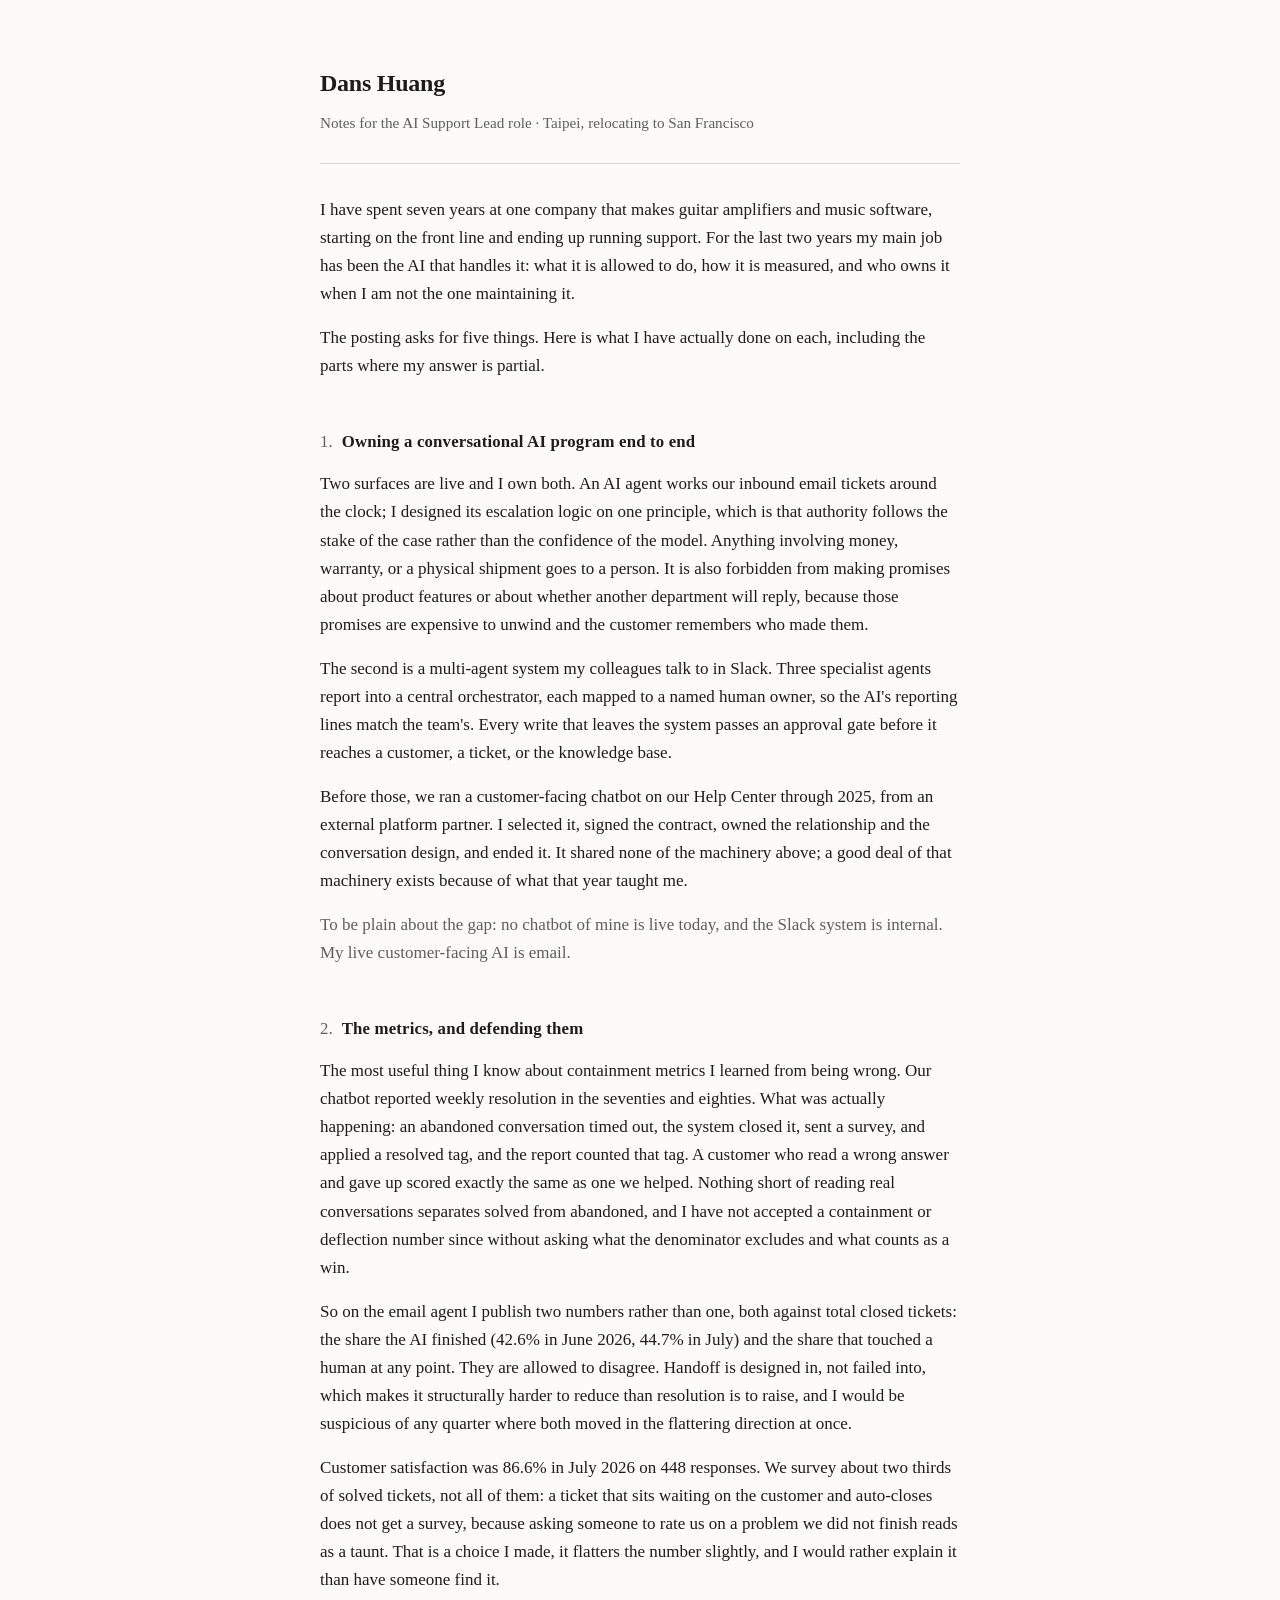
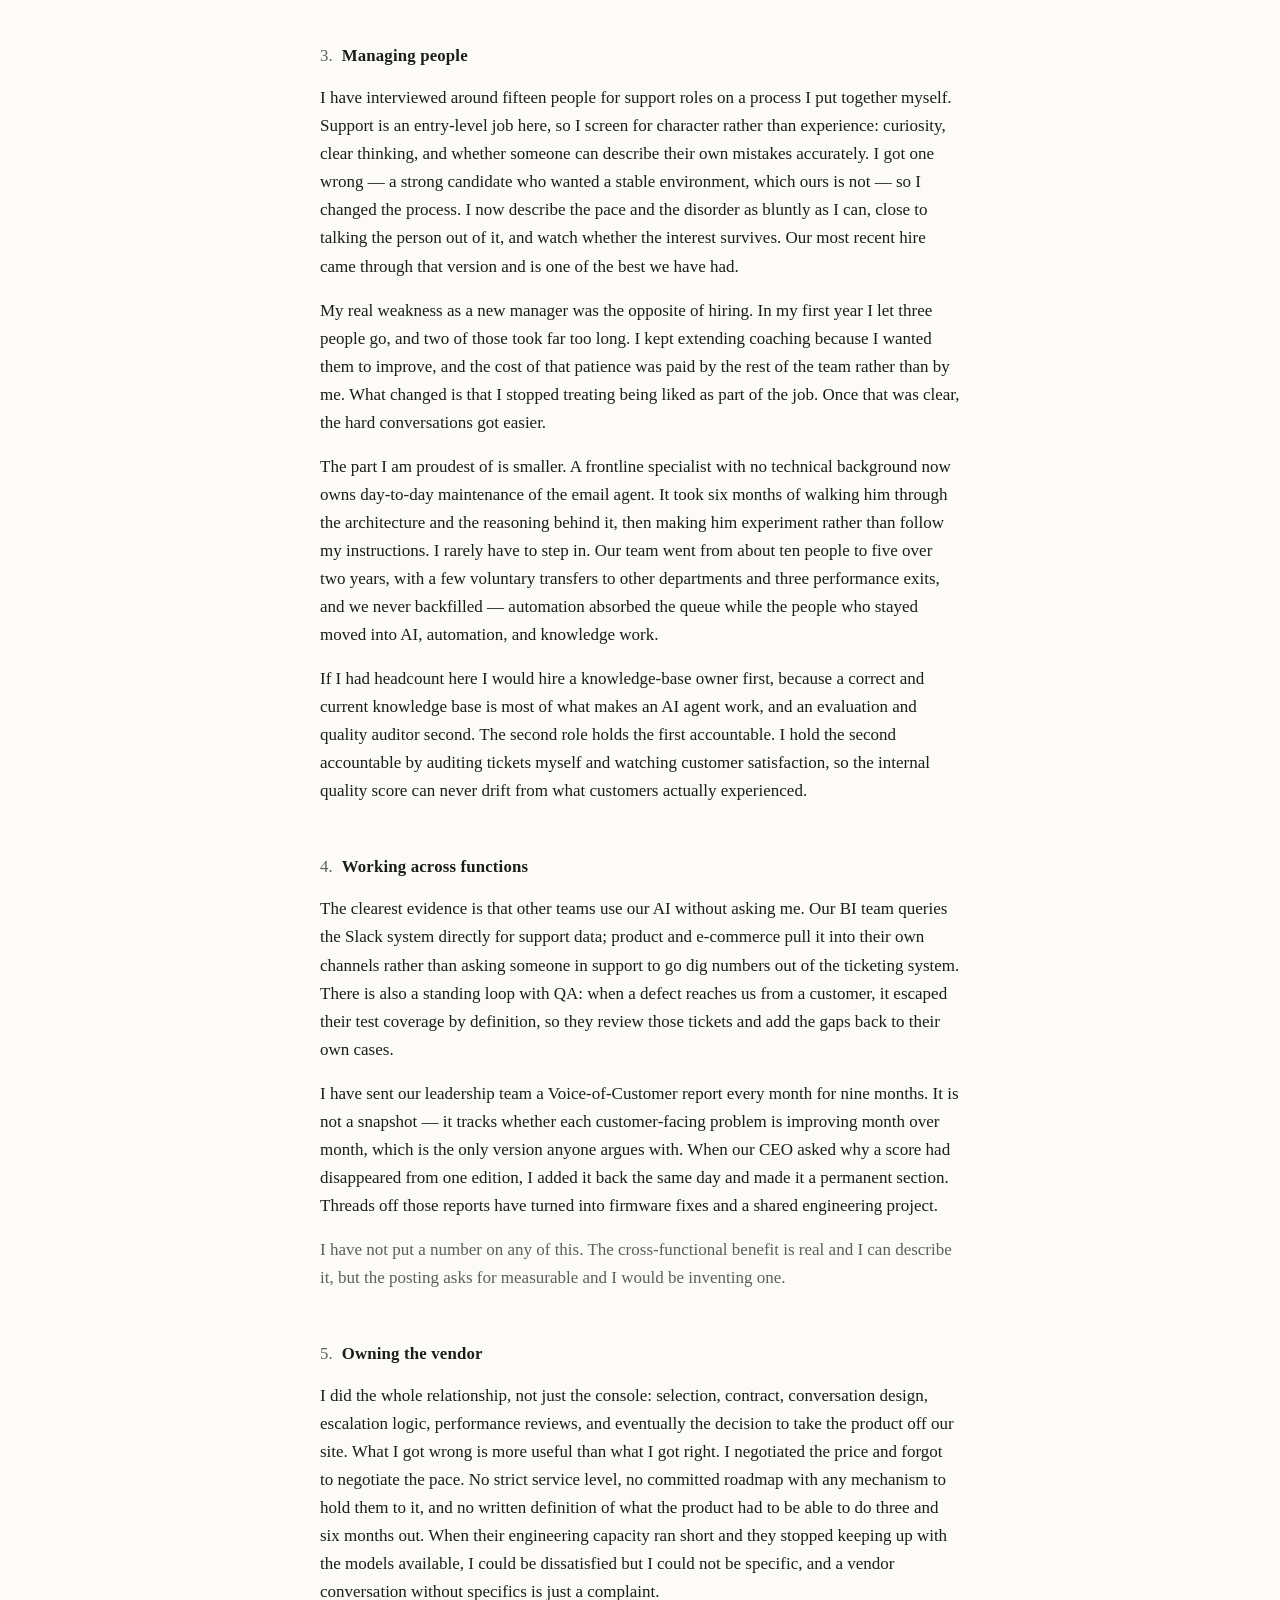
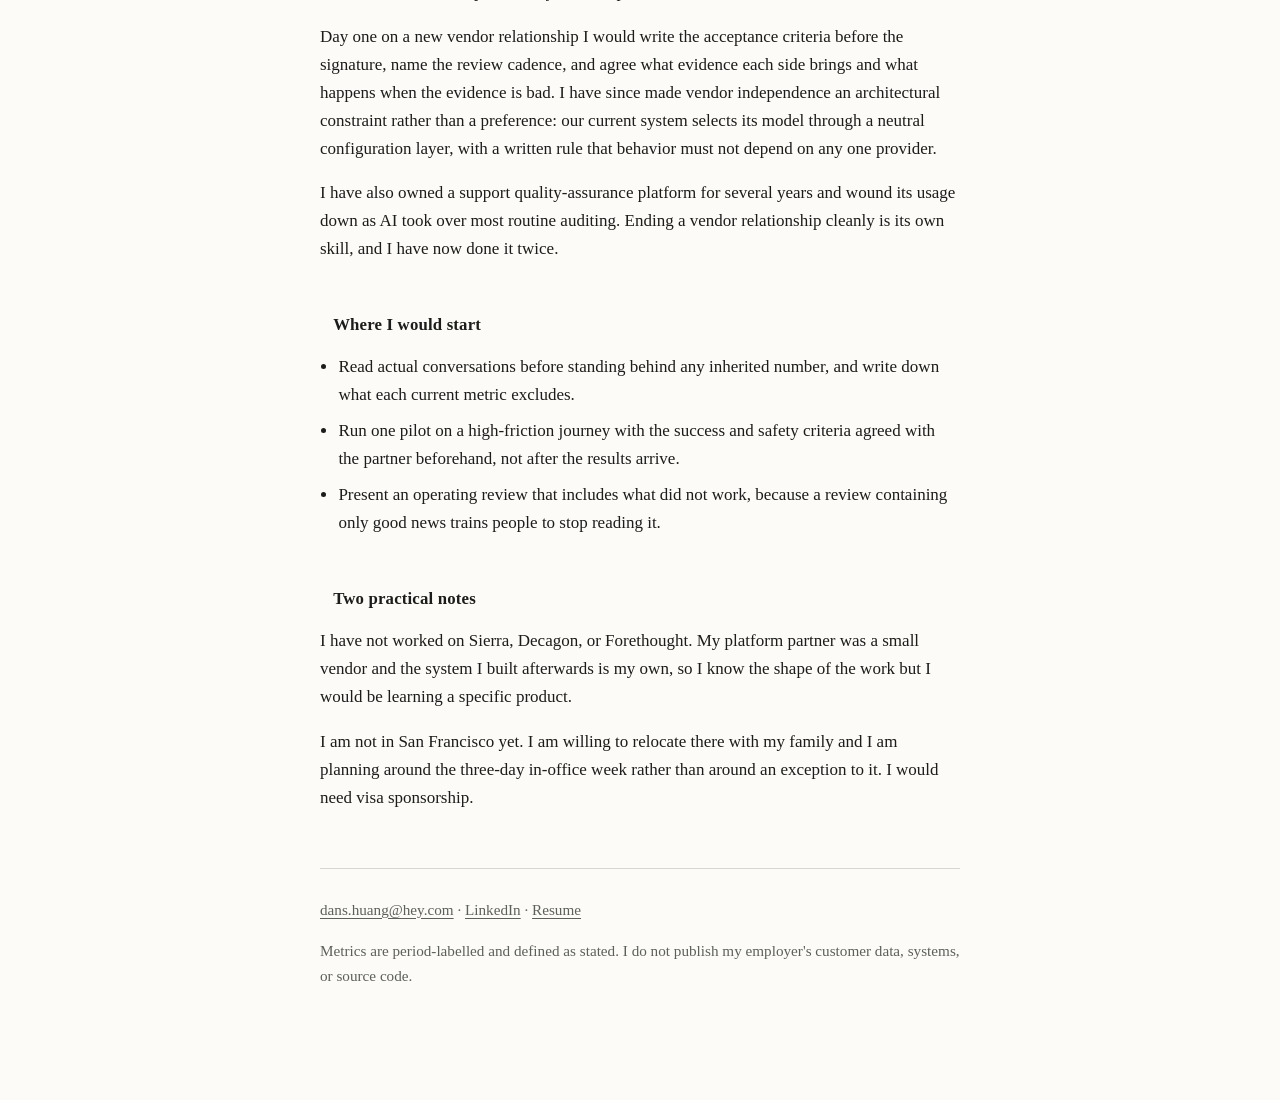
<file: index.html>
<!doctype html>
<html lang="en">
<head>
<meta charset="utf-8">
<meta name="viewport" content="width=device-width, initial-scale=1">
<title>Dans Huang — Notes for the AI Support Lead role</title>
<meta name="description" content="Dans Huang's plain answers to what Harvey's AI Support Lead posting asks for.">
<style>
  :root {
    --ink: #1c1c1a;
    --muted: #5d5f5b;
    --rule: #d8d6d0;
    --paper: #fcfbf8;
  }
  @media (prefers-color-scheme: dark) {
    :root { --ink:#e8e6e1; --muted:#a2a49f; --rule:#3a3a37; --paper:#161614; }
  }
  * { box-sizing: border-box; }
  body {
    margin: 0;
    padding: 4rem 1.5rem 6rem;
    background: var(--paper);
    color: var(--ink);
    font: 400 17px/1.65 "Iowan Old Style", "Palatino Linotype", Palatino, Georgia, serif;
    -webkit-font-smoothing: antialiased;
  }
  .wrap { max-width: 40rem; margin: 0 auto; }
  header { padding-bottom: 1.75rem; border-bottom: 1px solid var(--rule); }
  h1 { margin: 0 0 .4rem; font-size: 1.5rem; font-weight: 600; letter-spacing: -.01em; }
  .sub { margin: 0; color: var(--muted); font-size: .95rem; }
  .lede { margin: 2rem 0 1rem; }
  h2 {
    margin: 3rem 0 .9rem;
    font-size: 1.05rem;
    font-weight: 600;
    letter-spacing: .01em;
  }
  h2 span { color: var(--muted); font-weight: 400; margin-right: .55rem; }
  p { margin: 0 0 1rem; }
  .quiet { color: var(--muted); }
  ul { margin: 0 0 1rem; padding-left: 1.15rem; }
  li { margin-bottom: .5rem; }
  footer {
    margin-top: 3.5rem;
    padding-top: 1.75rem;
    border-top: 1px solid var(--rule);
    color: var(--muted);
    font-size: .95rem;
  }
  a { color: inherit; text-underline-offset: 3px; }
  @media (max-width: 32rem) { body { padding-top: 2.5rem; font-size: 16px; } }
</style>
</head>
<body>
<div class="wrap">

<header>
  <h1>Dans Huang</h1>
  <p class="sub">Notes for the AI Support Lead role &middot; Taipei, relocating to San Francisco</p>
</header>

<p class="lede">I have spent seven years at one company that makes guitar amplifiers and music software, starting on the front line and ending up running support. For the last two years my main job has been the AI that handles it: what it is allowed to do, how it is measured, and who owns it when I am not the one maintaining it.</p>

<p>The posting asks for five things. Here is what I have actually done on each, including the parts where my answer is partial.</p>

<h2><span>1.</span>Owning a conversational AI program end to end</h2>

<p>Two surfaces are live and I own both. An AI agent works our inbound email tickets around the clock; I designed its escalation logic on one principle, which is that authority follows the stake of the case rather than the confidence of the model. Anything involving money, warranty, or a physical shipment goes to a person. It is also forbidden from making promises about product features or about whether another department will reply, because those promises are expensive to unwind and the customer remembers who made them.</p>

<p>The second is a multi-agent system my colleagues talk to in Slack. Three specialist agents report into a central orchestrator, each mapped to a named human owner, so the AI's reporting lines match the team's. Every write that leaves the system passes an approval gate before it reaches a customer, a ticket, or the knowledge base.</p>

<p>Before those, we ran a customer-facing chatbot on our Help Center through 2025, from an external platform partner. I selected it, signed the contract, owned the relationship and the conversation design, and ended it. It shared none of the machinery above; a good deal of that machinery exists because of what that year taught me.</p>

<p class="quiet">To be plain about the gap: no chatbot of mine is live today, and the Slack system is internal. My live customer-facing AI is email.</p>

<h2><span>2.</span>The metrics, and defending them</h2>

<p>The most useful thing I know about containment metrics I learned from being wrong. Our chatbot reported weekly resolution in the seventies and eighties. What was actually happening: an abandoned conversation timed out, the system closed it, sent a survey, and applied a resolved tag, and the report counted that tag. A customer who read a wrong answer and gave up scored exactly the same as one we helped. Nothing short of reading real conversations separates solved from abandoned, and I have not accepted a containment or deflection number since without asking what the denominator excludes and what counts as a win.</p>

<p>So on the email agent I publish two numbers rather than one, both against total closed tickets: the share the AI finished (42.6% in June 2026, 44.7% in July) and the share that touched a human at any point. They are allowed to disagree. Handoff is designed in, not failed into, which makes it structurally harder to reduce than resolution is to raise, and I would be suspicious of any quarter where both moved in the flattering direction at once.</p>

<p>Customer satisfaction was 86.6% in July 2026 on 448 responses. We survey about two thirds of solved tickets, not all of them: a ticket that sits waiting on the customer and auto-closes does not get a survey, because asking someone to rate us on a problem we did not finish reads as a taunt. That is a choice I made, it flatters the number slightly, and I would rather explain it than have someone find it.</p>

<h2><span>3.</span>Managing people</h2>

<p>I have interviewed around fifteen people for support roles on a process I put together myself. Support is an entry-level job here, so I screen for character rather than experience: curiosity, clear thinking, and whether someone can describe their own mistakes accurately. I got one wrong &mdash; a strong candidate who wanted a stable environment, which ours is not &mdash; so I changed the process. I now describe the pace and the disorder as bluntly as I can, close to talking the person out of it, and watch whether the interest survives. Our most recent hire came through that version and is one of the best we have had.</p>

<p>My real weakness as a new manager was the opposite of hiring. In my first year I let three people go, and two of those took far too long. I kept extending coaching because I wanted them to improve, and the cost of that patience was paid by the rest of the team rather than by me. What changed is that I stopped treating being liked as part of the job. Once that was clear, the hard conversations got easier.</p>

<p>The part I am proudest of is smaller. A frontline specialist with no technical background now owns day-to-day maintenance of the email agent. It took six months of walking him through the architecture and the reasoning behind it, then making him experiment rather than follow my instructions. I rarely have to step in. Our team went from about ten people to five over two years, with a few voluntary transfers to other departments and three performance exits, and we never backfilled &mdash; automation absorbed the queue while the people who stayed moved into AI, automation, and knowledge work.</p>

<p>If I had headcount here I would hire a knowledge-base owner first, because a correct and current knowledge base is most of what makes an AI agent work, and an evaluation and quality auditor second. The second role holds the first accountable. I hold the second accountable by auditing tickets myself and watching customer satisfaction, so the internal quality score can never drift from what customers actually experienced.</p>

<h2><span>4.</span>Working across functions</h2>

<p>The clearest evidence is that other teams use our AI without asking me. Our BI team queries the Slack system directly for support data; product and e-commerce pull it into their own channels rather than asking someone in support to go dig numbers out of the ticketing system. There is also a standing loop with QA: when a defect reaches us from a customer, it escaped their test coverage by definition, so they review those tickets and add the gaps back to their own cases.</p>

<p>I have sent our leadership team a Voice-of-Customer report every month for nine months. It is not a snapshot &mdash; it tracks whether each customer-facing problem is improving month over month, which is the only version anyone argues with. When our CEO asked why a score had disappeared from one edition, I added it back the same day and made it a permanent section. Threads off those reports have turned into firmware fixes and a shared engineering project.</p>

<p class="quiet">I have not put a number on any of this. The cross-functional benefit is real and I can describe it, but the posting asks for measurable and I would be inventing one.</p>

<h2><span>5.</span>Owning the vendor</h2>

<p>I did the whole relationship, not just the console: selection, contract, conversation design, escalation logic, performance reviews, and eventually the decision to take the product off our site. What I got wrong is more useful than what I got right. I negotiated the price and forgot to negotiate the pace. No strict service level, no committed roadmap with any mechanism to hold them to it, and no written definition of what the product had to be able to do three and six months out. When their engineering capacity ran short and they stopped keeping up with the models available, I could be dissatisfied but I could not be specific, and a vendor conversation without specifics is just a complaint.</p>

<p>Day one on a new vendor relationship I would write the acceptance criteria before the signature, name the review cadence, and agree what evidence each side brings and what happens when the evidence is bad. I have since made vendor independence an architectural constraint rather than a preference: our current system selects its model through a neutral configuration layer, with a written rule that behavior must not depend on any one provider.</p>

<p>I have also owned a support quality-assurance platform for several years and wound its usage down as AI took over most routine auditing. Ending a vendor relationship cleanly is its own skill, and I have now done it twice.</p>

<h2><span>&nbsp;</span>Where I would start</h2>

<ul>
  <li>Read actual conversations before standing behind any inherited number, and write down what each current metric excludes.</li>
  <li>Run one pilot on a high-friction journey with the success and safety criteria agreed with the partner beforehand, not after the results arrive.</li>
  <li>Present an operating review that includes what did not work, because a review containing only good news trains people to stop reading it.</li>
</ul>

<h2><span>&nbsp;</span>Two practical notes</h2>

<p>I have not worked on Sierra, Decagon, or Forethought. My platform partner was a small vendor and the system I built afterwards is my own, so I know the shape of the work but I would be learning a specific product.</p>

<p>I am not in San Francisco yet. I am willing to relocate there with my family and I am planning around the three-day in-office week rather than around an exception to it. I would need visa sponsorship.</p>

<footer>
  <p><a href="mailto:dans.huang@hey.com">dans.huang@hey.com</a> &middot; <a href="https://www.linkedin.com/in/dans-huang/">LinkedIn</a> &middot; <a href="assets/dans-huang-resume.pdf">Resume</a></p>
  <p>Metrics are period-labelled and defined as stated. I do not publish my employer's customer data, systems, or source code.</p>
</footer>

</div>
</body>
</html>
</file>
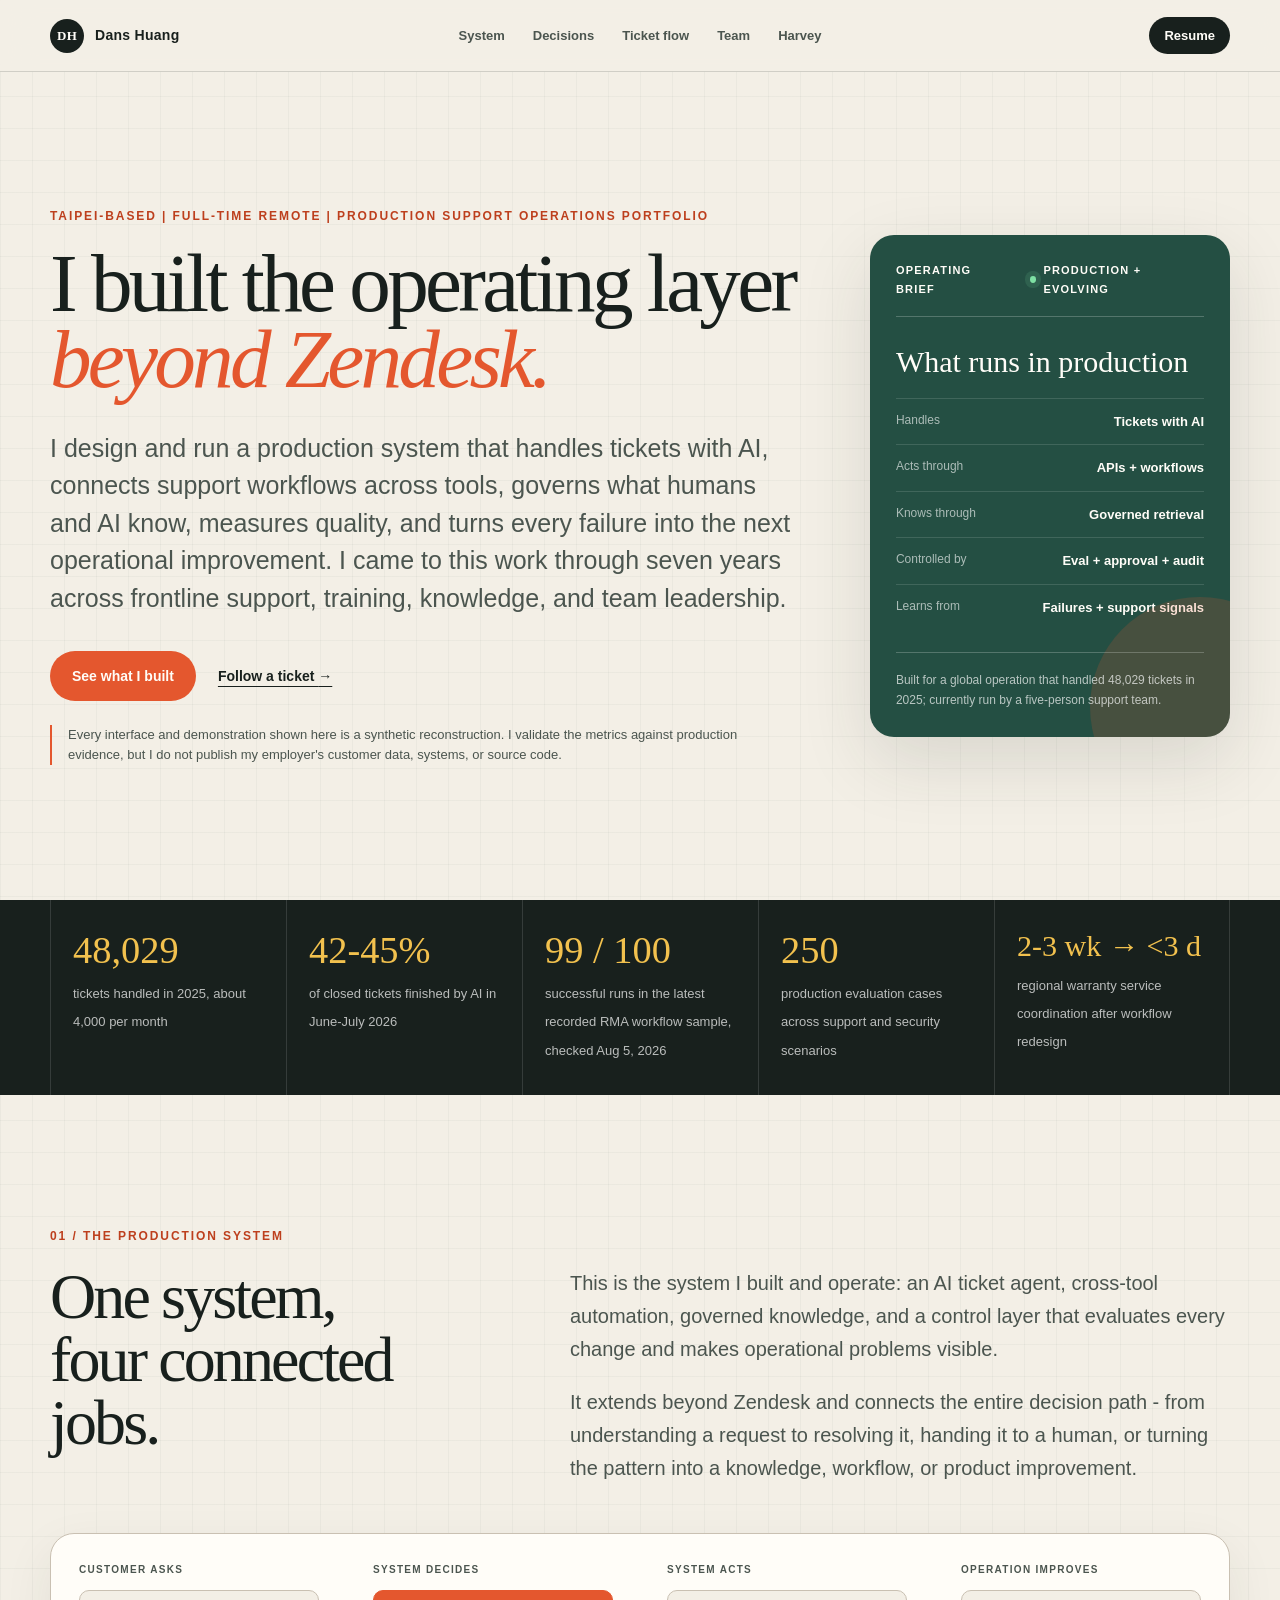
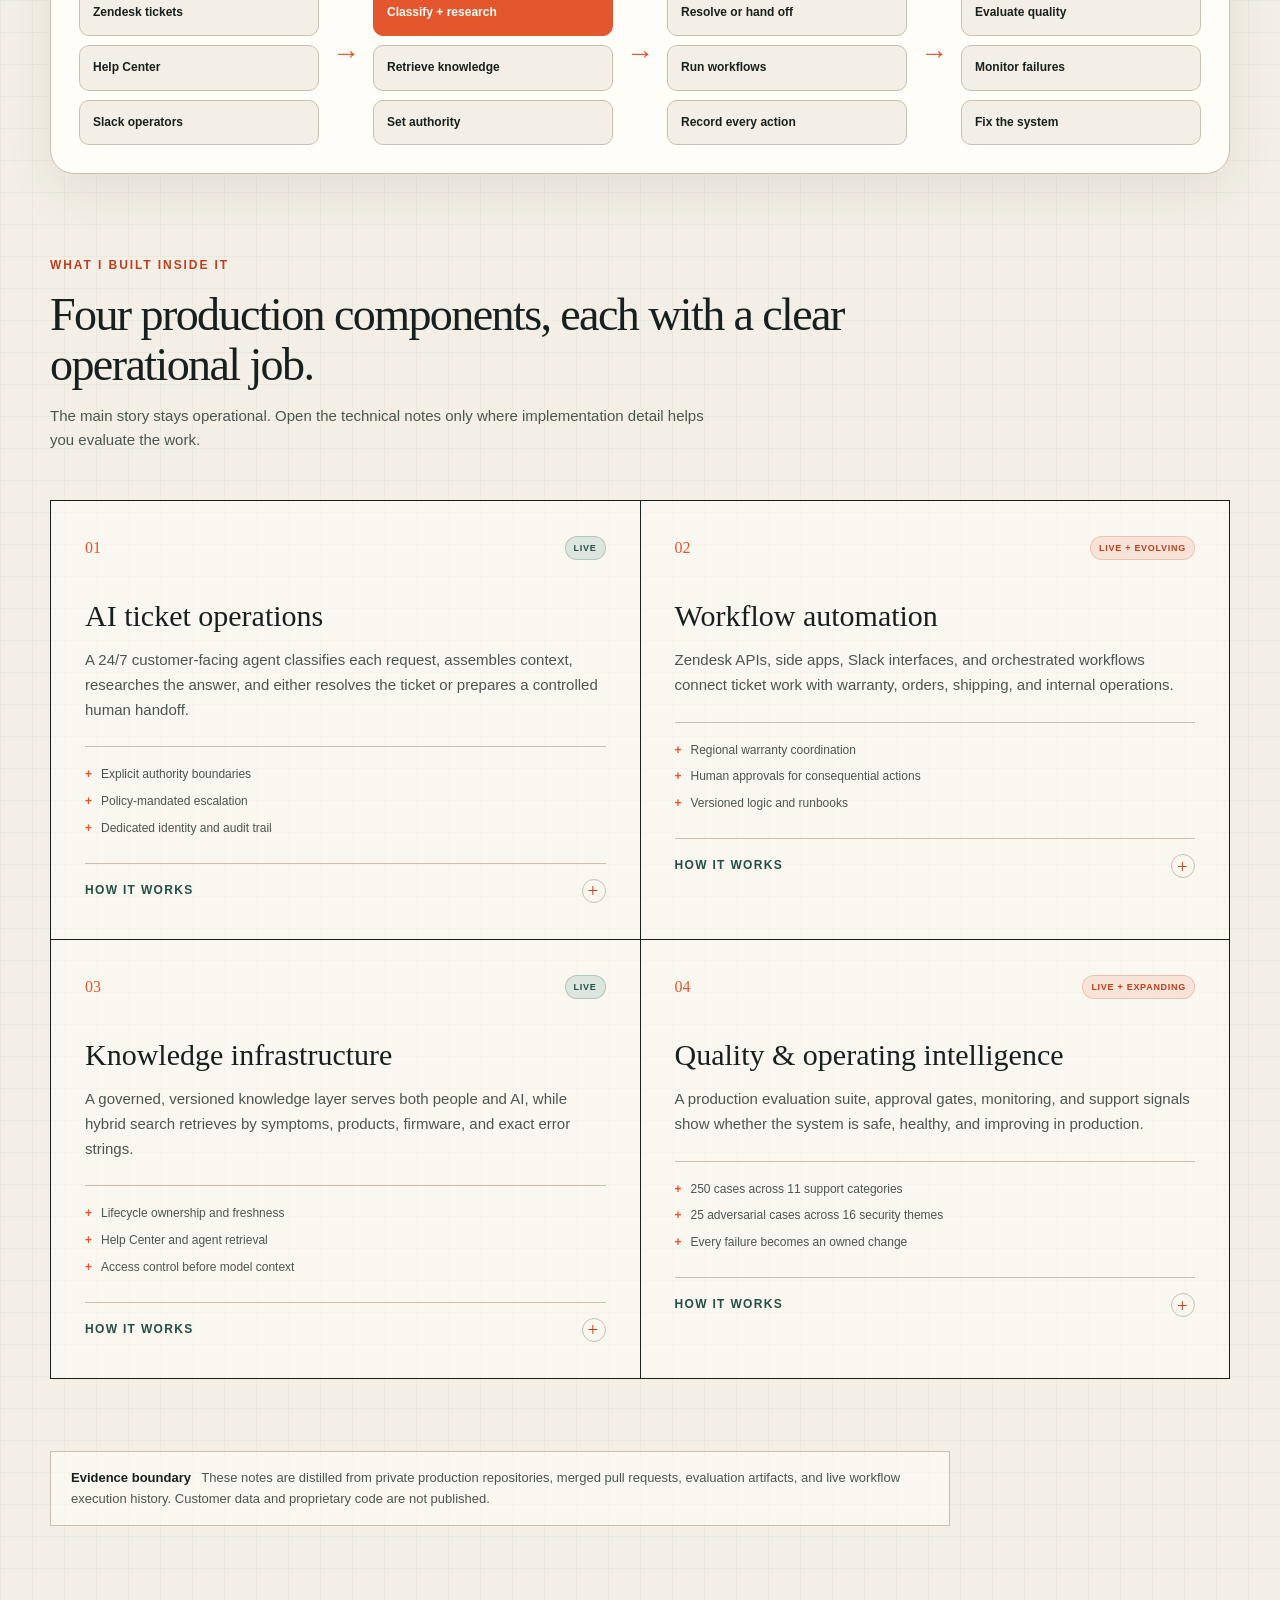
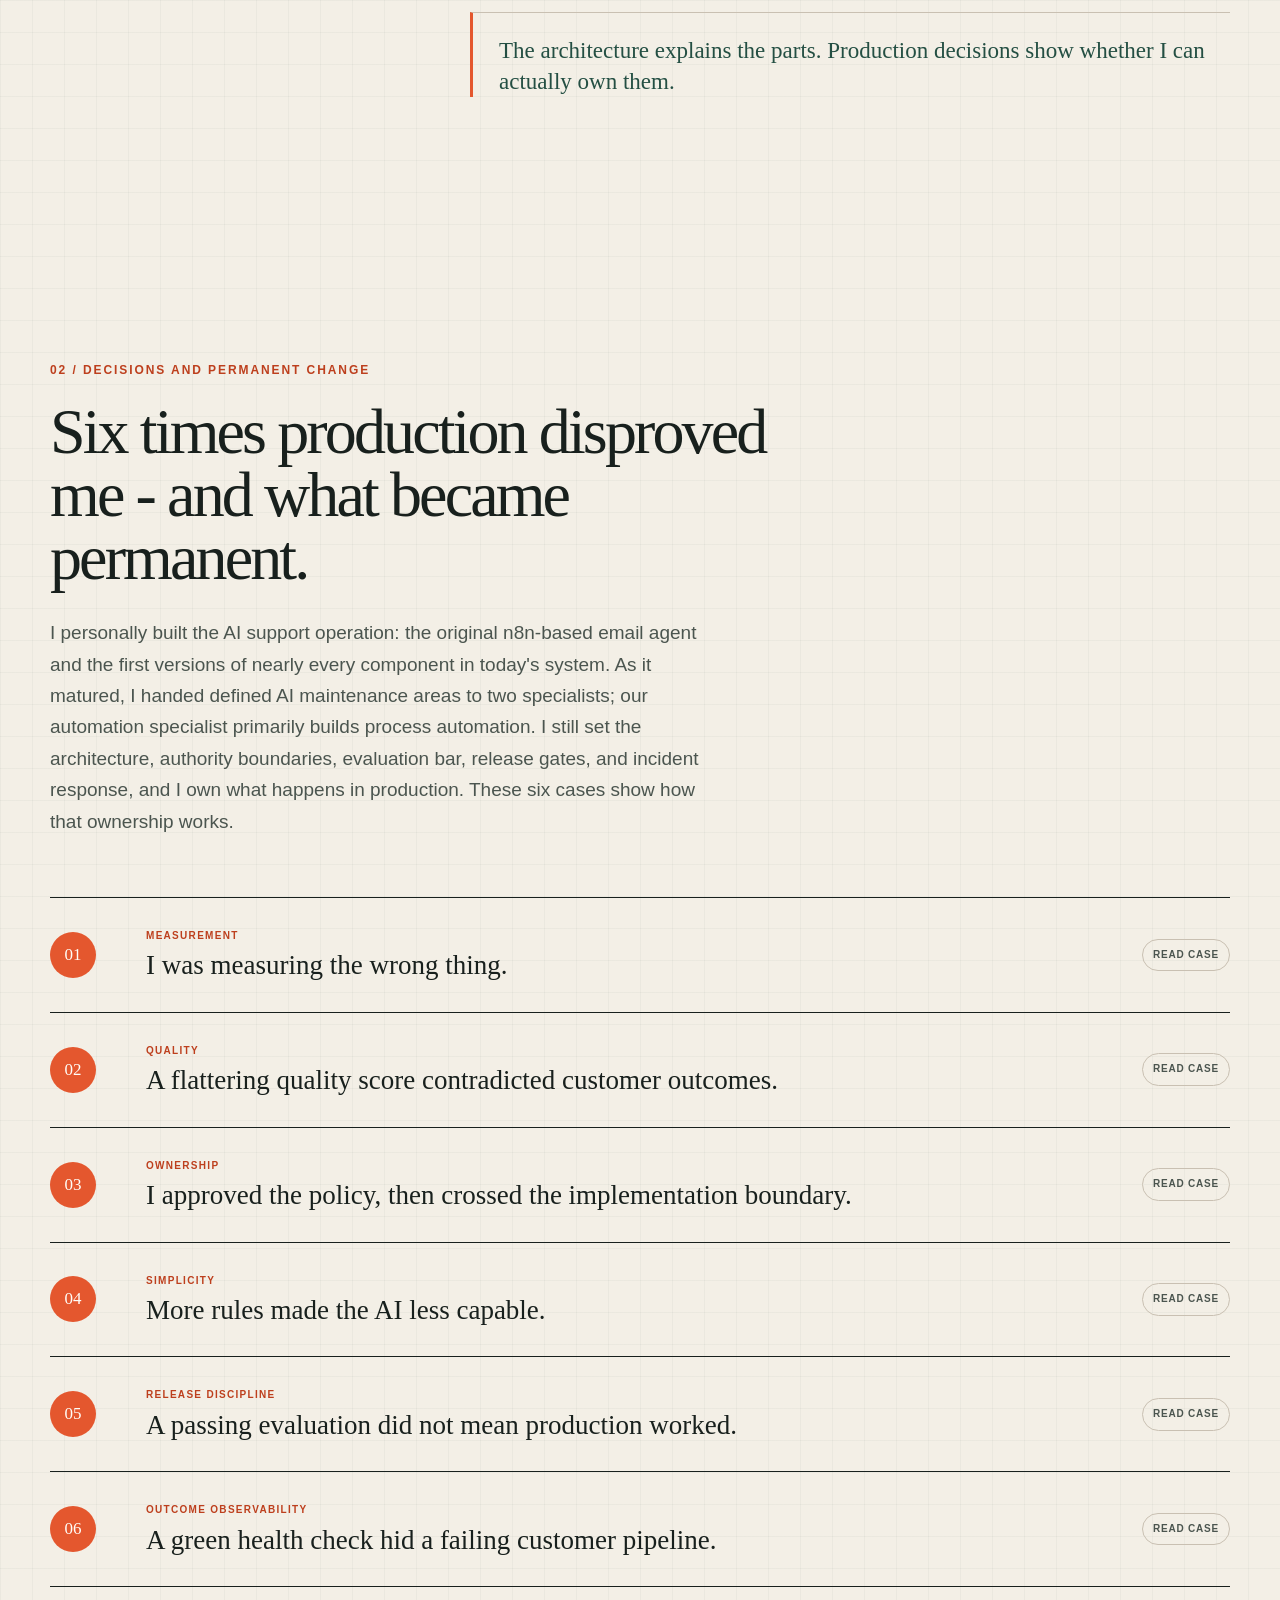
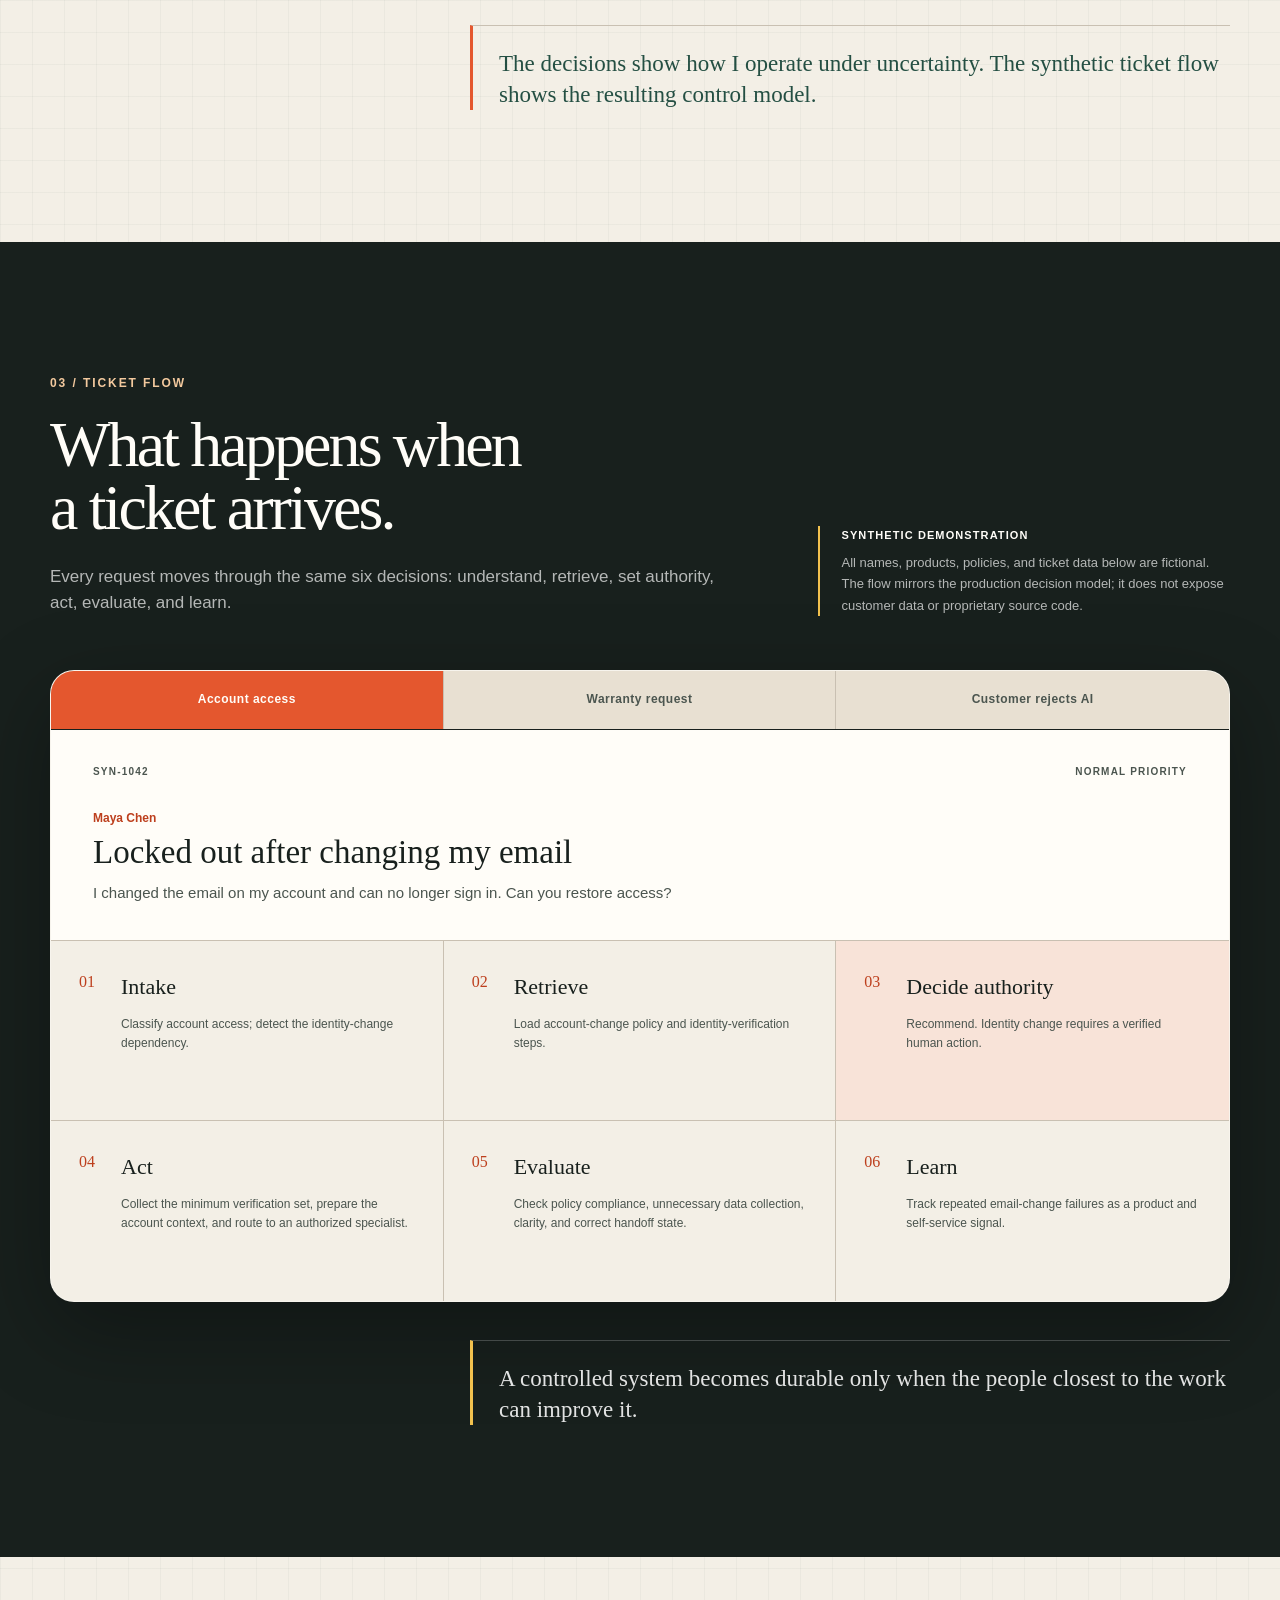
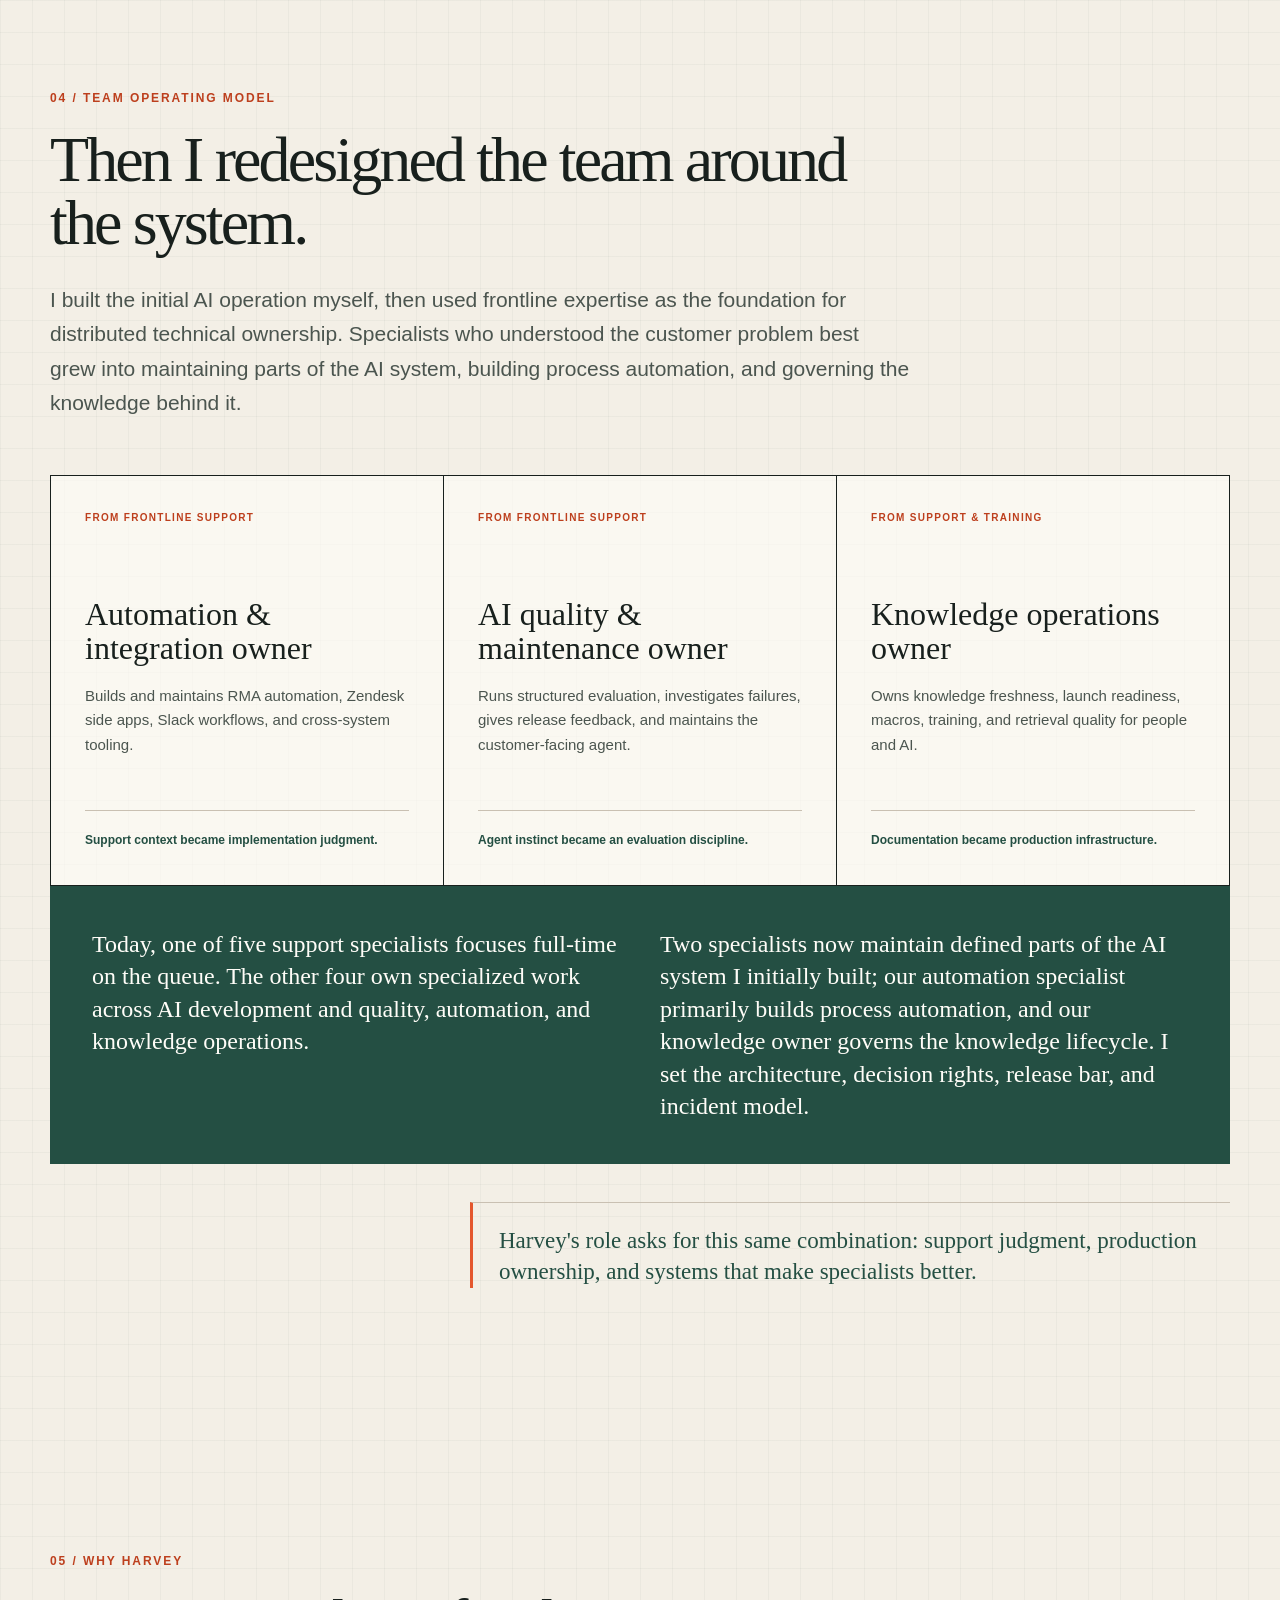
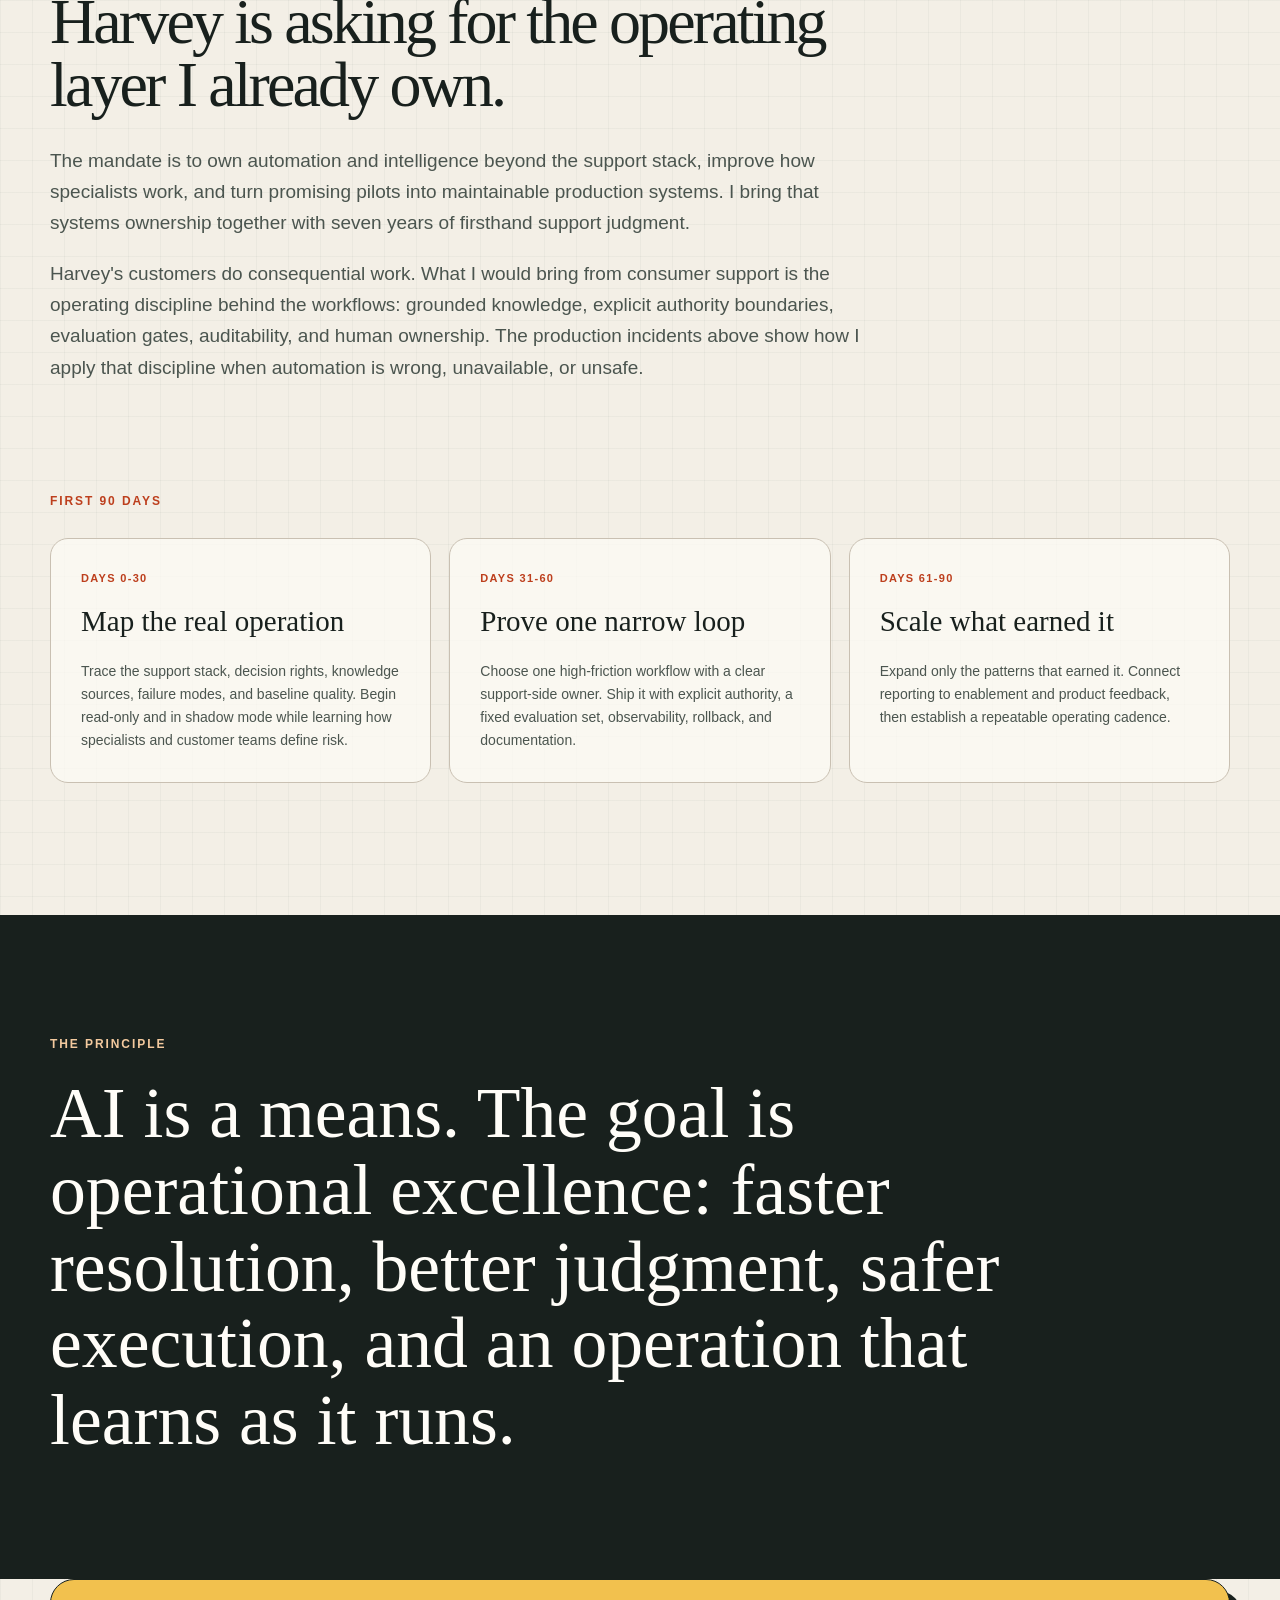
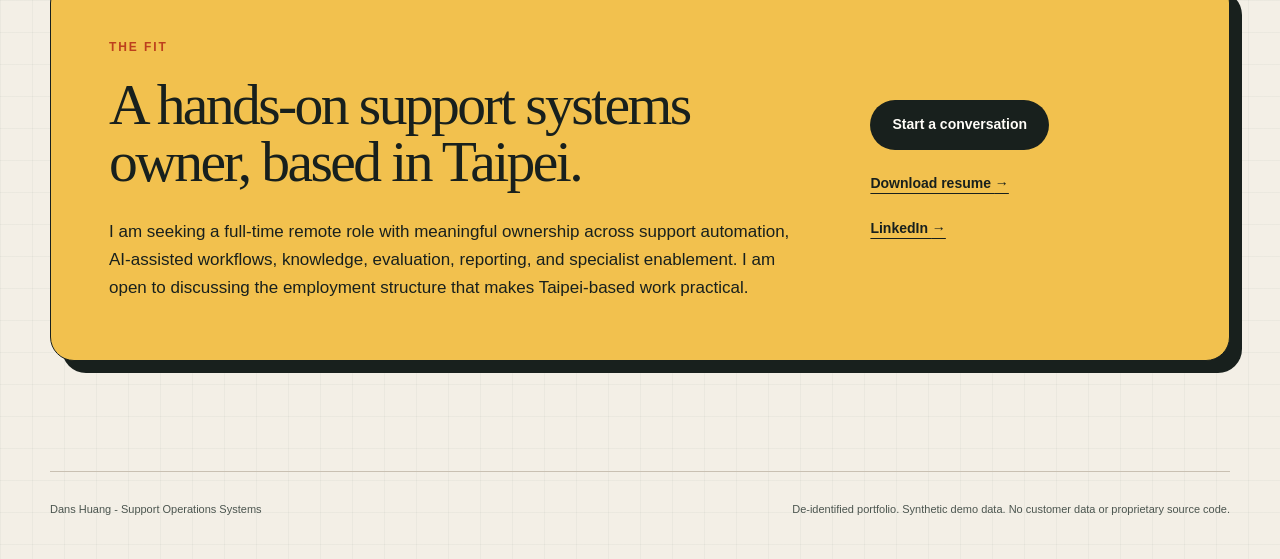
<file: soe/index.html>
<!doctype html>
<html lang="en">
<head>
  <meta charset="utf-8">
  <meta name="viewport" content="width=device-width, initial-scale=1">
  <meta name="description" content="Dans Huang's production support operations portfolio: AI ticket handling, Zendesk automation, governed knowledge, evaluation, monitoring, and support intelligence.">
  <meta name="theme-color" content="#f3efe6">
  <title>Dans Huang | Support Operations Systems</title>
  <script>document.documentElement.classList.add('js');</script>
  <link rel="stylesheet" href="styles.css?v=8">
  <script src="script.js?v=5" defer></script>
</head>
<body id="top">
  <a class="skip-link" href="#main">Skip to content</a>

  <header class="site-header">
    <a class="wordmark" href="#top" aria-label="Dans Huang, home">
      <span class="wordmark-mark">DH</span>
      <span>Dans Huang</span>
    </a>
    <nav class="site-nav" aria-label="Portfolio sections">
      <a href="#system">System</a>
      <a href="#judgment">Decisions</a>
      <a href="#demo">Ticket flow</a>
      <a href="#transformation">Team</a>
      <a href="#harvey">Harvey</a>
    </nav>
    <a class="header-jump" href="#harvey">Why Harvey</a>
    <a class="header-cta" href="assets/dans-huang-resume.pdf">Resume</a>
  </header>

  <main id="main">
    <section class="hero section-shell">
      <div class="hero-copy reveal">
        <p class="eyebrow">Taipei-based | Full-time remote | Production support operations portfolio</p>
        <h1>I built the operating layer <em>beyond Zendesk.</em></h1>
        <p class="hero-lede">I design and run a production system that handles tickets with AI, connects support workflows across tools, governs what humans and AI know, measures quality, and turns every failure into the next operational improvement. I came to this work through seven years across frontline support, training, knowledge, and team leadership.</p>
        <div class="hero-actions">
          <a class="button button-primary" href="#system">See what I built</a>
          <a class="text-link" href="#demo">Follow a ticket <span aria-hidden="true">&rarr;</span></a>
        </div>
        <p class="confidentiality-note">Every interface and demonstration shown here is a synthetic reconstruction. I validate the metrics against production evidence, but I do not publish my employer's customer data, systems, or source code.</p>
      </div>

      <aside class="brief-card reveal" aria-label="Production operating brief">
        <div class="brief-topline">
          <span>Operating brief</span>
          <span class="status"><i></i> Production + evolving</span>
        </div>
        <p class="brief-title">What runs in production</p>
        <dl class="brief-list">
          <div><dt>Handles</dt><dd>Tickets with AI</dd></div>
          <div><dt>Acts through</dt><dd>APIs + workflows</dd></div>
          <div><dt>Knows through</dt><dd>Governed retrieval</dd></div>
          <div><dt>Controlled by</dt><dd>Eval + approval + audit</dd></div>
          <div><dt>Learns from</dt><dd>Failures + support signals</dd></div>
        </dl>
        <div class="brief-footer">Built for a global operation that handled 48,029 tickets in 2025; currently run by a five-person support team.</div>
      </aside>
    </section>

    <section class="metrics-band" aria-label="Selected evidence">
      <div class="metrics-inner">
        <article class="metric reveal"><strong>48,029</strong><span>tickets handled in 2025, about 4,000 per month</span></article>
        <article class="metric reveal"><strong>42-45%</strong><span>of closed tickets finished by AI in June-July 2026</span></article>
        <article class="metric reveal"><strong>99 / 100</strong><span>successful runs in the latest recorded RMA workflow sample, checked Aug 5, 2026</span></article>
        <article class="metric reveal"><strong>250</strong><span>production evaluation cases across support and security scenarios</span></article>
        <article class="metric metric-compact reveal"><strong>2-3 wk &rarr; &lt;3 d</strong><span>regional warranty service coordination after workflow redesign</span></article>
      </div>
    </section>

    <section class="section-shell section-block intro-grid" id="system">
      <div class="section-heading reveal">
        <p class="eyebrow">01 / The production system</p>
        <h2>One system,<br>four connected jobs.</h2>
      </div>
      <div class="section-intro reveal">
        <p>This is the system I built and operate: an AI ticket agent, cross-tool automation, governed knowledge, and a control layer that evaluates every change and makes operational problems visible.</p>
        <p>It extends beyond Zendesk and connects the entire decision path - from understanding a request to resolving it, handing it to a human, or turning the pattern into a knowledge, workflow, or product improvement.</p>
      </div>

      <div class="system-map reveal" role="img" aria-label="Support operating architecture from customer request through decision, action, control, and learning">
        <div class="map-column map-entry">
          <p class="map-label">Customer asks</p>
          <div class="map-node">Zendesk tickets</div>
          <div class="map-node">Help Center</div>
          <div class="map-node">Slack operators</div>
        </div>
        <div class="map-arrow" aria-hidden="true">&rarr;</div>
        <div class="map-column map-runtime">
          <p class="map-label">System decides</p>
          <div class="map-node map-node-accent">Classify + research</div>
          <div class="map-node">Retrieve knowledge</div>
          <div class="map-node">Set authority</div>
        </div>
        <div class="map-arrow" aria-hidden="true">&rarr;</div>
        <div class="map-column map-control">
          <p class="map-label">System acts</p>
          <div class="map-node">Resolve or hand off</div>
          <div class="map-node">Run workflows</div>
          <div class="map-node">Record every action</div>
        </div>
        <div class="map-arrow" aria-hidden="true">&rarr;</div>
        <div class="map-column map-learning">
          <p class="map-label">Operation improves</p>
          <div class="map-node">Evaluate quality</div>
          <div class="map-node">Monitor failures</div>
          <div class="map-node">Fix the system</div>
        </div>
      </div>

      <div class="capability-heading reveal">
        <p class="eyebrow">What I built inside it</p>
        <h3>Four production components, each with a clear operational job.</h3>
        <p class="technical-intro">The main story stays operational. Open the technical notes only where implementation detail helps you evaluate the work.</p>
      </div>

      <div class="module-grid">
        <article class="module-card reveal">
          <div class="module-meta"><span class="module-number">01</span><span class="module-state">Live</span></div>
          <h3>AI ticket operations</h3>
          <p>A 24/7 customer-facing agent classifies each request, assembles context, researches the answer, and either resolves the ticket or prepares a controlled human handoff.</p>
          <ul><li>Explicit authority boundaries</li><li>Policy-mandated escalation</li><li>Dedicated identity and audit trail</li></ul>
          <details class="technical-note">
            <summary aria-label="How AI ticket operations works"><span>How it works</span><span aria-hidden="true">+</span></summary>
            <div class="technical-note-body">
              <p><strong>Problem</strong> A model can pass an offline test and still fail in production when the real execution path, credentials, tools, or cost behavior differ.</p>
              <p><strong>Implementation</strong> The ticket agent and wider support-ops agents run different models behind a provider-neutral runtime, so model choice stays a scored pass-rate-versus-cost decision rather than an architecture change. Each ticket emits a PII-masked trace at the orchestrator layer, with dedicated credentials, per-ticket cost accounting, and a circuit breaker that halts an all-error batch.</p>
              <p><strong>Validation</strong> Changes move through a 250-case production suite spanning core support categories and security scenarios, then shadow or private-note replay, live-path probes, staged activation, and rollback controls. A real cutover exposed that evaluation and production invoked the model through different execution paths - SDK versus CLI - so production parity became a release requirement rather than a one-off fix.</p>
            </div>
          </details>
        </article>
        <article class="module-card reveal">
          <div class="module-meta"><span class="module-number">02</span><span class="module-state module-state-evolving">Live + evolving</span></div>
          <h3>Workflow automation</h3>
          <p>Zendesk APIs, side apps, Slack interfaces, and orchestrated workflows connect ticket work with warranty, orders, shipping, and internal operations.</p>
          <ul><li>Regional warranty coordination</li><li>Human approvals for consequential actions</li><li>Versioned logic and runbooks</li></ul>
          <details class="technical-note">
            <summary aria-label="How workflow automation works"><span>How it works</span><span aria-hidden="true">+</span></summary>
            <div class="technical-note-body">
              <p><strong>Problem</strong> Mature n8n workflows carry real side effects. Rewriting them wholesale would trade visible complexity for hidden migration risk.</p>
              <p><strong>Implementation</strong> I keep n8n where visual orchestration is the better tool and move decision-heavy paths into versioned code when they need tests, replay, and diffs. The live RMA flow spans Zendesk, Jira, Slack, registration, returns, and internal review branches. Ports begin by pinning the existing input-output contract, then comparing the same cases in shadow before authority moves.</p>
              <p><strong>Validation</strong> The current 82-node RMA workflow completed 99 of its latest 100 recorded runs successfully when reviewed on August 5, 2026. Code migrations preserve the previous workflow as a rollback target. A stronger approval layer - exact-draft binding, actor checks, and timed escalation - shipped dark behind feature flags with 52 new tests; activation is gated separately.</p>
            </div>
          </details>
        </article>
        <article class="module-card reveal">
          <div class="module-meta"><span class="module-number">03</span><span class="module-state">Live</span></div>
          <h3>Knowledge infrastructure</h3>
          <p>A governed, versioned knowledge layer serves both people and AI, while hybrid search retrieves by symptoms, products, firmware, and exact error strings.</p>
          <ul><li>Lifecycle ownership and freshness</li><li>Help Center and agent retrieval</li><li>Access control before model context</li></ul>
          <details class="technical-note">
            <summary aria-label="How knowledge infrastructure works"><span>How it works</span><span aria-hidden="true">+</span></summary>
            <div class="technical-note-body">
              <p><strong>Problem</strong> Dense retrieval could be semantically close but operationally wrong, such as ranking firmware content above a refund policy. Prompt rules also cannot reliably protect restricted knowledge after it reaches model context.</p>
              <p><strong>Implementation</strong> A confidence gate keeps fast dense retrieval on the common path, then escalates uncertain searches to multi-query dense + sparse retrieval fused with reciprocal rank fusion. The Help Center index is built only from anonymously accessible Zendesk articles, chunked with overlap, embedded in batches, and tagged with lifecycle metadata before upsert.</p>
              <p><strong>Validation</strong> The sparse encoder is pinned to the index-writer contract with a deterministic self-test; a kill switch returns the system to dense-only search. After the June 17, 2026 change, the reported refund, warranty, and firmware failure clusters returned the correct source in 5 of 5 verification runs - a narrow post-change check, not a global accuracy claim.</p>
            </div>
          </details>
        </article>
        <article class="module-card reveal">
          <div class="module-meta"><span class="module-number">04</span><span class="module-state module-state-evolving">Live + expanding</span></div>
          <h3>Quality &amp; operating intelligence</h3>
          <p>A production evaluation suite, approval gates, monitoring, and support signals show whether the system is safe, healthy, and improving in production.</p>
          <ul><li>250 cases across 11 support categories</li><li>25 adversarial cases across 16 security themes</li><li>Every failure becomes an owned change</li></ul>
          <details class="technical-note">
            <summary aria-label="How quality and operating intelligence works"><span>How it works</span><span aria-hidden="true">+</span></summary>
            <div class="technical-note-body">
              <p><strong>Problem</strong> A good-looking reply does not prove the agent took the right action, and observability without an owner or response loop is only a dashboard.</p>
              <p><strong>Implementation</strong> PII-masked Langfuse traces record each ticket's input, execution path, outcome, latency, model, error, and self-reported gap. An hourly tripwire watches outcome failures; a daily review routes behavior, knowledge, policy, and infrastructure findings to different owners. Confirmed DSAT root causes cannot close without a regression case.</p>
              <p><strong>Validation</strong> The first trace-driven review found a multi-day provider-quota outage that return-code health checks had missed. The permanent fix added outcome-based health, dedicated-key isolation, capacity preflight, bounded retries, and recovery verification. Reply evaluation is live; trajectory and end-state evaluation are designed but not yet in production.</p>
            </div>
          </details>
        </article>
      </div>

      <p class="evidence-boundary reveal"><strong>Evidence boundary</strong> These notes are distilled from private production repositories, merged pull requests, evaluation artifacts, and live workflow execution history. Customer data and proprietary code are not published.</p>

      <p class="section-bridge reveal">The architecture explains the parts. Production decisions show whether I can actually own them.</p>
    </section>

    <section class="section-shell section-block judgment-section" id="judgment">
      <div class="section-heading reveal">
        <p class="eyebrow">02 / Decisions and permanent change</p>
        <h2>Six times production disproved me - and what became permanent.</h2>
      </div>
      <p class="judgment-lede reveal">I personally built the AI support operation: the original n8n-based email agent and the first versions of nearly every component in today's system. As it matured, I handed defined AI maintenance areas to two specialists; our automation specialist primarily builds process automation. I still set the architecture, authority boundaries, evaluation bar, release gates, and incident response, and I own what happens in production. These six cases show how that ownership works.</p>

      <div class="incident-list">
        <details class="incident reveal">
          <summary>
            <span class="incident-index">01</span>
            <span class="incident-summary"><small>Measurement</small><strong>I was measuring the wrong thing.</strong></span>
            <span class="incident-toggle">Read case</span>
          </summary>
          <div class="incident-body"><p><strong>The decision</strong> I treated final ticket ownership as the AI handoff metric and planned toward an 80% AI-resolution target.</p><p><strong>The signal</strong> Final ownership missed mid-ticket human intervention, while many apparent failures were correct warranty or authority escalations.</p><p><strong>The correction</strong> I separated AI-attempted capability from handoff quality instead of optimizing one proxy.</p><p><strong>What became permanent</strong> The roadmap moved from sequential automation gates to dual-track execution governed by customer and operating outcomes.</p></div>
        </details>
        <details class="incident reveal">
          <summary>
            <span class="incident-index">02</span>
            <span class="incident-summary"><small>Quality</small><strong>A flattering quality score contradicted customer outcomes.</strong></span>
            <span class="incident-toggle">Read case</span>
          </summary>
          <div class="incident-body"><p><strong>The decision</strong> Our audit rubric rated the AI above the human team.</p><p><strong>The signal</strong> Its dissatisfaction outcomes were worse; the rubric rewarded polished responses without anchoring to customer satisfaction.</p><p><strong>The correction</strong> I rejected the score and recalibrated the rubric around DSAT and explicit human-escalation failures.</p><p><strong>What became permanent</strong> High-scoring dissatisfied tickets now flag calibration failure, and confirmed DSAT causes require a regression case before closure.</p></div>
        </details>
        <details class="incident reveal">
          <summary>
            <span class="incident-index">03</span>
            <span class="incident-summary"><small>Ownership</small><strong>I approved the policy, then crossed the implementation boundary.</strong></span>
            <span class="incident-toggle">Read case</span>
          </summary>
          <div class="incident-body"><p><strong>The decision</strong> A policy approval was treated as permission to push the implementation directly.</p><p><strong>The signal</strong> The execution bypassed the specialist who owned the production agent.</p><p><strong>The correction</strong> I ordered a rollback four minutes after the mismatch surfaced and reopened the work under the correct owner.</p><p><strong>What became permanent</strong> Policy approval no longer grants implementation ownership; production changes route through the accountable specialist.</p></div>
        </details>
        <details class="incident reveal">
          <summary>
            <span class="incident-index">04</span>
            <span class="incident-summary"><small>Simplicity</small><strong>More rules made the AI less capable.</strong></span>
            <span class="incident-toggle">Read case</span>
          </summary>
          <div class="incident-body"><p><strong>The decision</strong> Two weak replies initially produced proposals for more keywords and mandatory gates.</p><p><strong>The signal</strong> The rules were overriding semantic judgment and forcing customers to repeat steps they had already completed.</p><p><strong>The correction</strong> I stopped the additions and separated hard safety and authority boundaries from reversible support judgment.</p><p><strong>What became permanent</strong> We deleted the keyword table and replaced four rigid gates with principle-and-signal checks.</p></div>
        </details>
        <details class="incident reveal">
          <summary>
            <span class="incident-index">05</span>
            <span class="incident-summary"><small>Release discipline</small><strong>A passing evaluation did not mean production worked.</strong></span>
            <span class="incident-toggle">Read case</span>
          </summary>
          <div class="incident-body"><p><strong>The decision</strong> A model that passed the fixed evaluation set was cleared for staged production use.</p><p><strong>The signal</strong> The first live batch failed because evaluation and production invoked the model through different execution paths.</p><p><strong>The correction</strong> We stopped the rollout, proved one live path end to end, then recovered the queue in controlled stages.</p><p><strong>What became permanent</strong> Live-path probes became a release gate, with isolated runtime configuration, shadow mode, rollback, and monitored cutover.</p></div>
        </details>
        <details class="incident reveal">
          <summary>
            <span class="incident-index">06</span>
            <span class="incident-summary"><small>Outcome observability</small><strong>A green health check hid a failing customer pipeline.</strong></span>
            <span class="incident-toggle">Read case</span>
          </summary>
          <div class="incident-body"><p><strong>The decision</strong> Scheduled-job completion was treated as operational health.</p><p><strong>The signal</strong> Trace review found multi-day reply failures while the process still returned successful exit codes.</p><p><strong>The correction</strong> We restored capacity and recovered waiting tickets through controlled batches.</p><p><strong>What became permanent</strong> Health now means per-ticket outcomes, backed by capacity preflight, an all-error tripwire, circuit breaker, rotating canaries, and transcript recovery.</p></div>
        </details>
      </div>
      <p class="section-bridge reveal">The decisions show how I operate under uncertainty. The synthetic ticket flow shows the resulting control model.</p>
    </section>

    <section class="demo-section" id="demo">
      <div class="section-shell section-block">
        <div class="demo-heading reveal">
          <div class="section-heading">
            <p class="eyebrow eyebrow-light">03 / Ticket flow</p>
            <h2>What happens when<br>a ticket arrives.</h2>
            <p class="demo-heading-copy">Every request moves through the same six decisions: understand, retrieve, set authority, act, evaluate, and learn.</p>
          </div>
          <div class="demo-note">
            <strong>Synthetic demonstration</strong>
            <p>All names, products, policies, and ticket data below are fictional. The flow mirrors the production decision model; it does not expose customer data or proprietary source code.</p>
          </div>
        </div>

        <div class="demo-shell reveal" data-demo>
          <div class="demo-scenarios" role="tablist" aria-label="Synthetic ticket scenarios">
            <button class="scenario-button is-selected" id="scenario-account" type="button" role="tab" aria-controls="demo-panel" aria-selected="true" tabindex="0" data-scenario="account">Account access</button>
            <button class="scenario-button" id="scenario-warranty" type="button" role="tab" aria-controls="demo-panel" aria-selected="false" tabindex="-1" data-scenario="warranty">Warranty request</button>
            <button class="scenario-button" id="scenario-frustration" type="button" role="tab" aria-controls="demo-panel" aria-selected="false" tabindex="-1" data-scenario="frustration">Customer rejects AI</button>
          </div>

          <div class="demo-panel" id="demo-panel" role="tabpanel" aria-labelledby="scenario-account" tabindex="0">
            <div class="demo-ticket">
              <div class="ticket-topline"><span id="demo-ticket-id">SYN-1042</span><span id="demo-priority">Normal priority</span></div>
              <p class="ticket-customer" id="demo-customer">Maya Chen</p>
              <h3 id="demo-subject">Locked out after changing my email</h3>
              <p id="demo-message">I changed the email on my account and can no longer sign in. Can you restore access?</p>
            </div>

            <ol class="decision-flow" aria-live="polite">
              <li class="decision-step"><span>01</span><div><strong>Intake</strong><p id="demo-intake">Classify account access; detect the identity-change dependency.</p></div></li>
              <li class="decision-step"><span>02</span><div><strong>Retrieve</strong><p id="demo-retrieve">Load account-change policy and identity-verification steps.</p></div></li>
              <li class="decision-step decision-step-accent"><span>03</span><div><strong>Decide authority</strong><p id="demo-authority">Recommend. Identity change requires a verified human action.</p></div></li>
              <li class="decision-step"><span>04</span><div><strong>Act</strong><p id="demo-action">Collect the minimum verification set, prepare the account context, and route to an authorized specialist.</p></div></li>
              <li class="decision-step"><span>05</span><div><strong>Evaluate</strong><p id="demo-evaluate">Check policy compliance, unnecessary data collection, clarity, and correct handoff state.</p></div></li>
              <li class="decision-step"><span>06</span><div><strong>Learn</strong><p id="demo-learn">Track repeated email-change failures as a product and self-service signal.</p></div></li>
            </ol>
          </div>
        </div>
        <p class="section-bridge section-bridge-dark reveal">A controlled system becomes durable only when the people closest to the work can improve it.</p>
      </div>
    </section>

    <section class="section-shell section-block transformation-section" id="transformation">
      <div class="section-heading reveal">
        <p class="eyebrow">04 / Team operating model</p>
        <h2>Then I redesigned the team around the system.</h2>
      </div>
      <p class="transformation-lede reveal">I built the initial AI operation myself, then used frontline expertise as the foundation for distributed technical ownership. Specialists who understood the customer problem best grew into maintaining parts of the AI system, building process automation, and governing the knowledge behind it.</p>

      <div class="role-journeys">
        <article class="role-journey reveal">
          <p class="role-kicker">From frontline support</p>
          <h3>Automation &amp; integration owner</h3>
          <p>Builds and maintains RMA automation, Zendesk side apps, Slack workflows, and cross-system tooling.</p>
          <span>Support context became implementation judgment.</span>
        </article>
        <article class="role-journey reveal">
          <p class="role-kicker">From frontline support</p>
          <h3>AI quality &amp; maintenance owner</h3>
          <p>Runs structured evaluation, investigates failures, gives release feedback, and maintains the customer-facing agent.</p>
          <span>Agent instinct became an evaluation discipline.</span>
        </article>
        <article class="role-journey reveal">
          <p class="role-kicker">From support &amp; training</p>
          <h3>Knowledge operations owner</h3>
          <p>Owns knowledge freshness, launch readiness, macros, training, and retrieval quality for people and AI.</p>
          <span>Documentation became production infrastructure.</span>
        </article>
      </div>

      <div class="transformation-proof reveal">
        <p>Today, one of five support specialists focuses full-time on the queue. The other four own specialized work across AI development and quality, automation, and knowledge operations.</p>
        <p>Two specialists now maintain defined parts of the AI system I initially built; our automation specialist primarily builds process automation, and our knowledge owner governs the knowledge lifecycle. I set the architecture, decision rights, release bar, and incident model.</p>
      </div>
      <p class="section-bridge reveal">Harvey's role asks for this same combination: support judgment, production ownership, and systems that make specialists better.</p>
    </section>

    <section class="section-shell section-block harvey-section" id="harvey">
      <div class="why-harvey reveal">
        <p class="eyebrow">05 / Why Harvey</p>
        <h2>Harvey is asking for the operating layer I already own.</h2>
        <p>The mandate is to own automation and intelligence beyond the support stack, improve how specialists work, and turn promising pilots into maintainable production systems. I bring that systems ownership together with seven years of firsthand support judgment.</p>
        <p>Harvey's customers do consequential work. What I would bring from consumer support is the operating discipline behind the workflows: grounded knowledge, explicit authority boundaries, evaluation gates, auditability, and human ownership. The production incidents above show how I apply that discipline when automation is wrong, unavailable, or unsafe.</p>
      </div>

      <div class="transfer-wrap reveal">
        <p class="eyebrow">First 90 days</p>
        <div class="transfer-grid">
          <article class="phase">
            <p class="phase-days">Days 0-30</p>
            <h3>Map the real operation</h3>
            <p>Trace the support stack, decision rights, knowledge sources, failure modes, and baseline quality. Begin read-only and in shadow mode while learning how specialists and customer teams define risk.</p>
          </article>
          <article class="phase">
            <p class="phase-days">Days 31-60</p>
            <h3>Prove one narrow loop</h3>
            <p>Choose one high-friction workflow with a clear support-side owner. Ship it with explicit authority, a fixed evaluation set, observability, rollback, and documentation.</p>
          </article>
          <article class="phase">
            <p class="phase-days">Days 61-90</p>
            <h3>Scale what earned it</h3>
            <p>Expand only the patterns that earned it. Connect reporting to enablement and product feedback, then establish a repeatable operating cadence.</p>
          </article>
        </div>
      </div>
    </section>

    <section class="principle-section">
      <div class="section-shell principle-inner reveal">
        <p class="eyebrow eyebrow-light">The principle</p>
        <p class="principle-quote">AI is a means. The goal is operational excellence: faster resolution, better judgment, safer execution, and an operation that learns as it runs.</p>
      </div>
    </section>

    <section class="cta-section section-shell">
      <div class="cta-card reveal">
        <div>
          <p class="eyebrow">The fit</p>
          <h2>A hands-on support systems owner, based in Taipei.</h2>
          <p>I am seeking a full-time remote role with meaningful ownership across support automation, AI-assisted workflows, knowledge, evaluation, reporting, and specialist enablement. I am open to discussing the employment structure that makes Taipei-based work practical.</p>
        </div>
        <div class="cta-actions">
          <a class="button button-primary" href="mailto:dans.huang@hey.com">Start a conversation</a>
          <a class="text-link" href="assets/dans-huang-resume.pdf">Download resume <span aria-hidden="true">&rarr;</span></a>
          <a class="text-link" href="https://www.linkedin.com/in/dans-huang/">LinkedIn <span aria-hidden="true">&rarr;</span></a>
        </div>
      </div>
    </section>
  </main>

  <footer class="site-footer section-shell">
    <p>Dans Huang - Support Operations Systems</p>
    <p>De-identified portfolio. Synthetic demo data. No customer data or proprietary source code.</p>
  </footer>
</body>
</html>
</file>
<file: soe/styles.css>
:root {
  --paper: #f3efe6;
  --paper-deep: #e8e0d2;
  --ink: #18201d;
  --ink-soft: #4b554f;
  --line: #c9c0b2;
  --signal: #e4572e;
  --signal-dark: #bd3f1d;
  --moss: #244f43;
  --moss-light: #dce6df;
  --sun: #f2c14e;
  --white: #fffdf8;
  --font-display: "Iowan Old Style", "Palatino Linotype", "Book Antiqua", Georgia, serif;
  --font-sans: "Avenir Next", Avenir, "Gill Sans", "Trebuchet MS", sans-serif;
  --shadow: 0 24px 70px rgba(35, 45, 40, 0.13);
  --radius: 24px;
  --shell: min(1180px, calc(100vw - 48px));
}

* {
  box-sizing: border-box;
}

html {
  scroll-behavior: smooth;
  scroll-padding-top: 96px;
}

body {
  margin: 0;
  color: var(--ink);
  background:
    linear-gradient(rgba(24, 32, 29, 0.035) 1px, transparent 1px),
    linear-gradient(90deg, rgba(24, 32, 29, 0.035) 1px, transparent 1px),
    var(--paper);
  background-size: 32px 32px;
  font-family: var(--font-sans);
  font-size: 17px;
  line-height: 1.65;
  -webkit-font-smoothing: antialiased;
}

a {
  color: inherit;
}

.skip-link {
  position: fixed;
  z-index: 1000;
  top: 10px;
  left: 10px;
  transform: translateY(-160%);
  padding: 10px 14px;
  color: var(--white);
  background: var(--moss);
  border-radius: 8px;
}

.skip-link:focus {
  transform: translateY(0);
}

:focus-visible {
  outline: 3px solid var(--signal);
  outline-offset: 4px;
}

.section-shell {
  width: var(--shell);
  margin-inline: auto;
}

.site-header {
  position: sticky;
  z-index: 100;
  top: 0;
  display: grid;
  grid-template-columns: 1fr auto 1fr;
  align-items: center;
  min-height: 72px;
  padding: 12px max(24px, calc((100vw - 1180px) / 2));
  background: rgba(243, 239, 230, 0.92);
  border-bottom: 1px solid rgba(24, 32, 29, 0.16);
  backdrop-filter: blur(16px);
}

.wordmark {
  display: inline-flex;
  align-items: center;
  gap: 11px;
  width: max-content;
  font-size: 14px;
  font-weight: 700;
  text-decoration: none;
  letter-spacing: 0.02em;
}

.wordmark-mark {
  display: grid;
  width: 34px;
  height: 34px;
  place-items: center;
  color: var(--white);
  background: var(--ink);
  border-radius: 50%;
  font-family: var(--font-display);
  font-size: 13px;
}

.site-nav {
  display: flex;
  gap: 28px;
  font-size: 13px;
  font-weight: 600;
}

.site-nav a {
  position: relative;
  color: var(--ink-soft);
  text-decoration: none;
}

.site-nav a::after {
  position: absolute;
  right: 0;
  bottom: -8px;
  left: 0;
  height: 2px;
  content: "";
  background: var(--signal);
  transform: scaleX(0);
  transform-origin: left;
  transition: transform 180ms ease;
}

.site-nav a:hover::after,
.site-nav a.is-active::after {
  transform: scaleX(1);
}

.header-cta {
  justify-self: end;
  padding: 8px 15px;
  color: var(--white);
  background: var(--ink);
  border-radius: 999px;
  font-size: 13px;
  font-weight: 700;
  text-decoration: none;
}

.header-jump {
  display: none;
  color: var(--ink-soft);
  font-size: 12px;
  font-weight: 700;
  text-decoration: none;
}

.hero {
  display: grid;
  grid-template-columns: minmax(0, 1.35fr) minmax(320px, 0.65fr);
  gap: 72px;
  align-items: center;
  min-height: calc(100vh - 72px);
  padding-block: 92px;
}

.eyebrow {
  margin: 0 0 20px;
  color: var(--signal-dark);
  font-size: 12px;
  font-weight: 800;
  letter-spacing: 0.16em;
  text-transform: uppercase;
}

.eyebrow-light {
  color: #f3c99e;
}

h1,
h2,
h3,
p {
  margin-top: 0;
}

h1,
h2 {
  font-family: var(--font-display);
  font-weight: 500;
  letter-spacing: -0.045em;
}

h1 {
  max-width: 860px;
  margin-bottom: 32px;
  font-size: clamp(62px, 6.5vw, 104px);
  line-height: 0.91;
}

h1 em {
  color: var(--signal);
  font-weight: 400;
}

h2 {
  margin-bottom: 28px;
  font-size: clamp(42px, 5vw, 72px);
  line-height: 0.98;
}

.hero-lede {
  max-width: 760px;
  margin-bottom: 34px;
  color: var(--ink-soft);
  font-size: clamp(19px, 2vw, 25px);
  line-height: 1.5;
}

.hero-actions,
.cta-actions {
  display: flex;
  flex-wrap: wrap;
  gap: 22px;
  align-items: center;
}

.confidentiality-note {
  max-width: 700px;
  margin: 24px 0 0;
  padding-left: 16px;
  border-left: 2px solid var(--signal);
  color: var(--ink-soft);
  font-size: 13px;
  line-height: 1.55;
}

.button {
  display: inline-flex;
  align-items: center;
  justify-content: center;
  min-height: 50px;
  padding: 0 22px;
  border-radius: 999px;
  font-size: 14px;
  font-weight: 800;
  text-decoration: none;
  transition: transform 180ms ease, background 180ms ease;
}

.button:hover {
  transform: translateY(-2px);
}

.button-primary {
  color: var(--white);
  background: var(--signal);
}

.button-primary:hover {
  background: var(--signal-dark);
}

.text-link {
  font-size: 14px;
  font-weight: 750;
  text-underline-offset: 5px;
}

.brief-card {
  position: relative;
  overflow: hidden;
  padding: 26px;
  color: var(--white);
  background: var(--moss);
  border-radius: var(--radius);
  box-shadow: var(--shadow);
}

.brief-card::after {
  position: absolute;
  right: -80px;
  bottom: -80px;
  width: 220px;
  height: 220px;
  content: "";
  background: var(--signal);
  border-radius: 50%;
  opacity: 0.18;
}

.brief-topline,
.brief-list div {
  display: flex;
  justify-content: space-between;
  gap: 20px;
}

.brief-topline {
  padding-bottom: 18px;
  border-bottom: 1px solid rgba(255, 255, 255, 0.22);
  font-size: 11px;
  font-weight: 800;
  letter-spacing: 0.11em;
  text-transform: uppercase;
}

.status {
  display: inline-flex;
  gap: 7px;
  align-items: center;
}

.status i {
  width: 7px;
  height: 7px;
  background: #7ee0a4;
  border-radius: 50%;
  box-shadow: 0 0 0 5px rgba(126, 224, 164, 0.12);
}

.brief-title {
  margin: 28px 0 20px;
  font-family: var(--font-display);
  font-size: 30px;
  line-height: 1.1;
}

.brief-list {
  margin: 0;
}

.brief-list div {
  padding: 12px 0;
  border-top: 1px solid rgba(255, 255, 255, 0.13);
}

.brief-list dt {
  color: rgba(255, 255, 255, 0.62);
  font-size: 12px;
}

.brief-list dd {
  margin: 0;
  font-size: 13px;
  font-weight: 700;
  text-align: right;
}

.brief-footer {
  position: relative;
  z-index: 1;
  margin-top: 22px;
  padding-top: 18px;
  border-top: 1px solid rgba(255, 255, 255, 0.22);
  color: rgba(255, 255, 255, 0.68);
  font-size: 12px;
}

.metrics-band {
  color: var(--white);
  background: var(--ink);
}

.metrics-inner {
  display: grid;
  grid-template-columns: repeat(5, 1fr);
  width: var(--shell);
  margin-inline: auto;
}

.metric {
  min-height: 172px;
  padding: 31px 22px;
  border-left: 1px solid rgba(255, 255, 255, 0.13);
}

.metric:last-child {
  border-right: 1px solid rgba(255, 255, 255, 0.13);
}

.metric strong {
  display: block;
  margin-bottom: 10px;
  color: var(--sun);
  font-family: var(--font-display);
  font-size: clamp(31px, 3vw, 48px);
  font-weight: 500;
  line-height: 1;
}

.metric span {
  color: rgba(255, 255, 255, 0.7);
  font-size: 13px;
  line-height: 1.45;
}

.metric-compact strong {
  font-size: clamp(24px, 2.35vw, 38px);
  white-space: nowrap;
}

.section-block {
  padding-block: 132px;
}

.intro-grid {
  display: grid;
  grid-template-columns: 0.8fr 1.2fr;
  gap: 48px 80px;
}

.section-heading {
  grid-column: 1;
}

.section-intro {
  grid-column: 2;
  padding-top: 40px;
  color: var(--ink-soft);
  font-size: 20px;
}

.section-intro p:last-child {
  margin-bottom: 0;
}

.system-map {
  grid-column: 1 / -1;
  display: grid;
  grid-template-columns: 1fr auto 1fr auto 1fr auto 1fr;
  gap: 13px;
  align-items: center;
  padding: 28px;
  background: var(--white);
  border: 1px solid var(--line);
  border-radius: var(--radius);
  box-shadow: 0 18px 50px rgba(35, 45, 40, 0.08);
}

.map-column {
  display: grid;
  gap: 9px;
}

.map-label {
  margin-bottom: 3px;
  color: var(--ink-soft);
  font-size: 10px;
  font-weight: 800;
  letter-spacing: 0.13em;
  text-transform: uppercase;
}

.map-node {
  padding: 12px 13px;
  background: var(--paper);
  border: 1px solid var(--line);
  border-radius: 10px;
  font-size: 12px;
  font-weight: 700;
}

.map-node-accent {
  color: var(--white);
  background: var(--signal);
  border-color: var(--signal);
}

.map-arrow {
  color: var(--signal);
  font-family: var(--font-display);
  font-size: 28px;
}

.module-section {
  padding-top: 40px;
}

.module-section .section-heading {
  max-width: 780px;
  margin-bottom: 60px;
}

.module-grid {
  grid-column: 1 / -1;
  display: grid;
  grid-template-columns: repeat(2, 1fr);
  border-top: 1px solid var(--ink);
  border-left: 1px solid var(--ink);
}

.module-card {
  position: relative;
  min-height: 350px;
  padding: 34px;
  background: rgba(255, 253, 248, 0.58);
  border-right: 1px solid var(--ink);
  border-bottom: 1px solid var(--ink);
  transition: background 180ms ease, transform 180ms ease;
}

.module-card:hover {
  z-index: 2;
  background: var(--white);
  transform: translateY(-4px);
}

.module-meta {
  display: flex;
  justify-content: space-between;
  gap: 18px;
  align-items: center;
  margin-bottom: 38px;
}

.module-number {
  color: var(--signal);
  font-family: var(--font-display);
  font-size: 16px;
}

.module-state {
  padding: 4px 8px;
  color: var(--moss);
  background: var(--moss-light);
  border: 1px solid rgba(36, 79, 67, 0.22);
  border-radius: 999px;
  font-size: 9px;
  font-weight: 800;
  letter-spacing: 0.08em;
  text-transform: uppercase;
}

.module-state-evolving {
  color: var(--signal-dark);
  background: #f8e3d8;
  border-color: rgba(189, 63, 29, 0.2);
}

.module-card h3 {
  margin-bottom: 16px;
  font-family: var(--font-display);
  font-size: 30px;
  font-weight: 500;
  line-height: 1.1;
}

.module-card p {
  color: var(--ink-soft);
  font-size: 15px;
}

.module-card ul {
  margin: 24px 0 0;
  padding: 18px 0 0;
  border-top: 1px solid var(--line);
  list-style: none;
}

.module-card li {
  position: relative;
  margin-bottom: 7px;
  padding-left: 16px;
  color: var(--ink-soft);
  font-size: 12px;
}

.module-card li::before {
  position: absolute;
  left: 0;
  color: var(--signal);
  content: "+";
  font-weight: 900;
}

.technical-note {
  margin-top: 24px;
  border-top: 1px solid var(--line);
}

.technical-note summary {
  display: flex;
  align-items: center;
  justify-content: space-between;
  gap: 16px;
  padding: 15px 0 2px;
  color: var(--moss);
  cursor: pointer;
  list-style: none;
  font-size: 12px;
  font-weight: 700;
  letter-spacing: 0.11em;
  text-transform: uppercase;
}

.technical-note summary::-webkit-details-marker {
  display: none;
}

.technical-note summary span:last-child {
  display: grid;
  width: 24px;
  height: 24px;
  place-items: center;
  border: 1px solid var(--line);
  border-radius: 50%;
  color: var(--signal-dark);
  font-family: var(--font-display);
  font-size: 19px;
  font-weight: 400;
  line-height: 1;
  transition: transform 180ms ease, border-color 180ms ease, background-color 180ms ease;
}

.technical-note summary:hover span:last-child,
.technical-note summary:focus-visible span:last-child {
  border-color: var(--signal);
  background: #f8e3d8;
}

.technical-note[open] summary span:last-child {
  transform: rotate(45deg);
}

.technical-note-body {
  display: grid;
  gap: 12px;
  padding: 16px 0 4px;
}

.module-card .technical-note-body p {
  margin: 0;
  color: var(--ink-soft);
  font-size: 14px;
  line-height: 1.62;
}

.module-card .technical-note-body strong {
  display: block;
  margin-bottom: 3px;
  color: var(--ink);
  font-size: 10px;
  letter-spacing: 0.12em;
  text-transform: uppercase;
}

.capability-heading {
  grid-column: 1 / -1;
  max-width: 820px;
  margin-top: 34px;
}

.capability-heading .eyebrow {
  margin-bottom: 14px;
}

.capability-heading h3 {
  margin-bottom: 0;
  font-family: var(--font-display);
  font-size: clamp(32px, 3.6vw, 50px);
  font-weight: 500;
  letter-spacing: -0.035em;
  line-height: 1.08;
}

.technical-intro {
  max-width: 680px;
  margin: 14px 0 0;
  color: var(--ink-soft);
  font-size: 15px;
  line-height: 1.6;
}

.evidence-boundary {
  grid-column: 1 / -1;
  max-width: 900px;
  margin: 24px 0 0;
  padding: 16px 20px;
  border: 1px solid var(--line);
  background: rgba(255, 253, 248, 0.58);
  color: var(--ink-soft);
  font-size: 13px;
  line-height: 1.6;
}

.evidence-boundary strong {
  margin-right: 7px;
  color: var(--ink);
}

.section-bridge {
  grid-column: 1 / -1;
  max-width: 760px;
  margin: 38px 0 0 auto;
  padding: 22px 0 0 26px;
  color: var(--moss);
  border-top: 1px solid var(--line);
  border-left: 3px solid var(--signal);
  font-family: var(--font-display);
  font-size: 23px;
  line-height: 1.35;
}

.ownership-section {
  color: var(--white);
  background: var(--moss);
}

.ownership-inner {
  display: grid;
  grid-template-columns: 1.1fr 0.9fr;
  gap: 90px;
  align-items: center;
  padding-block: 110px;
}

.ownership-statement blockquote {
  margin: 0;
  font-family: var(--font-display);
  font-size: clamp(38px, 4.7vw, 64px);
  line-height: 1.05;
}

.ownership-detail {
  color: rgba(255, 255, 255, 0.77);
  font-size: 18px;
}

.ownership-tags {
  display: flex;
  flex-wrap: wrap;
  gap: 8px;
  margin-top: 28px;
}

.ownership-tags span {
  padding: 7px 11px;
  border: 1px solid rgba(255, 255, 255, 0.3);
  border-radius: 999px;
  font-size: 11px;
}

.ownership-transition {
  margin: 30px 0 0;
  padding-top: 24px;
  color: var(--white);
  border-top: 1px solid rgba(255, 255, 255, 0.24);
  font-family: var(--font-display);
  font-size: 21px;
  line-height: 1.35;
}

.judgment-section .section-heading {
  max-width: 780px;
}

.judgment-lede {
  max-width: 680px;
  margin-bottom: 60px;
  color: var(--ink-soft);
  font-size: 19px;
}

.incident-list {
  border-top: 1px solid var(--ink);
}

.incident {
  display: grid;
  grid-template-columns: 70px 1fr minmax(220px, 0.42fr);
  gap: 30px;
  padding: 38px 0;
  border-bottom: 1px solid var(--ink);
}

.incident-index {
  display: grid;
  width: 46px;
  height: 46px;
  place-items: center;
  color: var(--white);
  background: var(--signal);
  border-radius: 50%;
  font-family: var(--font-display);
}

.incident-type {
  margin-bottom: 8px;
  color: var(--signal-dark);
  font-size: 10px;
  font-weight: 800;
  letter-spacing: 0.13em;
  text-transform: uppercase;
}

.incident h3 {
  margin-bottom: 12px;
  font-family: var(--font-display);
  font-size: 27px;
  font-weight: 500;
  line-height: 1.2;
}

.incident-copy > p:last-child {
  margin-bottom: 0;
  color: var(--ink-soft);
  font-size: 14px;
}

.incident-outcome {
  align-self: center;
  padding-left: 24px;
  color: var(--ink-soft);
  border-left: 2px solid var(--sun);
  font-size: 13px;
}

.incident-outcome span {
  display: block;
  margin-bottom: 6px;
  color: var(--ink);
  font-size: 10px;
  font-weight: 800;
  letter-spacing: 0.12em;
  text-transform: uppercase;
}

.case-section {
  display: grid;
  grid-template-columns: 1.05fr 0.95fr;
  gap: 90px;
  align-items: center;
  padding-top: 30px;
}

.case-story > p:not(.eyebrow) {
  color: var(--ink-soft);
  font-size: 19px;
}

.case-clarifier {
  padding-left: 20px;
  border-left: 3px solid var(--signal);
}

.role-shift {
  display: grid;
  grid-template-columns: 1fr auto 1.35fr;
  gap: 16px;
  align-items: center;
  padding: 30px;
  background: var(--white);
  border: 1px solid var(--line);
  border-radius: var(--radius);
  box-shadow: var(--shadow);
}

.role-before,
.role-after {
  min-height: 210px;
  padding: 22px;
  border-radius: 16px;
}

.role-before {
  background: var(--paper-deep);
}

.role-after {
  color: var(--white);
  background: var(--moss);
}

.role-before p,
.role-after > p {
  margin-bottom: 38px;
  font-size: 10px;
  font-weight: 800;
  letter-spacing: 0.12em;
  text-transform: uppercase;
}

.role-before strong,
.role-before span {
  display: block;
}

.role-before strong {
  font-family: var(--font-display);
  font-size: 25px;
}

.role-before span {
  color: var(--ink-soft);
  font-size: 12px;
}

.role-after div {
  display: grid;
  grid-template-columns: 36px 1fr;
  gap: 8px;
  align-items: center;
  padding: 11px 0;
  border-top: 1px solid rgba(255, 255, 255, 0.18);
}

.role-after strong {
  color: var(--sun);
  font-family: var(--font-display);
  font-size: 30px;
}

.role-after span {
  font-size: 11px;
  line-height: 1.3;
}

.role-shift-arrow {
  color: var(--signal);
  font-family: var(--font-display);
  font-size: 28px;
}

.principle-section {
  color: var(--white);
  background: var(--ink);
}

.principle-inner {
  padding-block: 120px;
}

.principle-quote {
  max-width: 1000px;
  margin: 0;
  font-family: var(--font-display);
  font-size: clamp(42px, 5.6vw, 76px);
  line-height: 1.07;
}

.transfer-section .section-heading {
  max-width: 780px;
  margin-bottom: 54px;
}

.transfer-grid {
  display: grid;
  grid-template-columns: repeat(3, 1fr);
  gap: 18px;
}

.phase {
  padding: 30px;
  background: rgba(255, 253, 248, 0.65);
  border: 1px solid var(--line);
  border-radius: 18px;
}

.phase-days {
  color: var(--signal-dark);
  font-size: 11px;
  font-weight: 800;
  letter-spacing: 0.12em;
  text-transform: uppercase;
}

.phase h3 {
  margin-bottom: 14px;
  font-family: var(--font-display);
  font-size: 29px;
  font-weight: 500;
}

.phase > p:last-child {
  margin-bottom: 0;
  color: var(--ink-soft);
  font-size: 14px;
}

.cta-section {
  padding-bottom: 110px;
}

.cta-card {
  display: grid;
  grid-template-columns: 1.4fr 0.6fr;
  gap: 60px;
  padding: 58px;
  background: var(--sun);
  border: 1px solid var(--ink);
  border-radius: var(--radius);
  box-shadow: 12px 12px 0 var(--ink);
}

.cta-card h2 {
  max-width: 760px;
  font-size: clamp(40px, 4.5vw, 62px);
}

.cta-card > div:first-child > p:last-child {
  max-width: 700px;
  margin-bottom: 0;
}

.cta-actions {
  flex-direction: column;
  align-items: flex-start;
  justify-content: center;
}

.cta-actions .button-primary {
  color: var(--white);
  background: var(--ink);
}

.site-footer {
  display: flex;
  justify-content: space-between;
  gap: 30px;
  padding: 28px 0 40px;
  color: var(--ink-soft);
  border-top: 1px solid var(--line);
  font-size: 11px;
}

.site-footer p {
  margin: 0;
}

.js .reveal {
  opacity: 0;
  transform: translateY(18px);
  transition: opacity 650ms ease, transform 650ms ease;
}

.js .reveal.is-visible {
  opacity: 1;
  transform: translateY(0);
}

@media (max-width: 980px) {
  .site-header {
    grid-template-columns: 1fr auto auto;
    gap: 14px;
  }

  .site-nav {
    display: none;
  }

  .header-jump {
    display: inline-flex;
    align-items: center;
    min-height: 36px;
    border-bottom: 1px solid currentColor;
  }

  .hero,
  .ownership-inner,
  .case-section,
  .cta-card {
    grid-template-columns: 1fr;
  }

  .hero {
    gap: 48px;
    min-height: auto;
  }

  .brief-card {
    max-width: 620px;
  }

  .metrics-inner {
    grid-template-columns: repeat(2, 1fr);
  }

  .metric:last-child {
    grid-column: 1 / -1;
  }

  .intro-grid {
    grid-template-columns: 1fr;
  }

  .section-heading,
  .section-intro {
    grid-column: 1;
  }

  .section-intro {
    padding-top: 0;
  }

  .system-map {
    grid-template-columns: repeat(2, 1fr);
  }

  .map-arrow {
    display: none;
  }

  .module-grid {
    grid-template-columns: repeat(2, 1fr);
  }

  .ownership-inner {
    gap: 50px;
  }

  .incident {
    grid-template-columns: 56px 1fr;
  }

  .incident-outcome {
    grid-column: 2;
  }

  .role-shift {
    max-width: 650px;
  }

  .cta-actions {
    flex-direction: row;
    justify-content: flex-start;
  }
}

@media (max-width: 680px) {
  :root {
    --shell: min(1180px, calc(100vw - 30px));
    --radius: 18px;
  }

  body {
    font-size: 16px;
    background-size: 24px 24px;
  }

  .site-header {
    min-height: 62px;
    padding-inline: 15px;
  }

  .wordmark > span:last-child {
    display: none;
  }

  .hero {
    padding-block: 70px;
  }

  h1 {
    font-size: clamp(54px, 18vw, 76px);
  }

  h2 {
    font-size: clamp(40px, 13vw, 58px);
  }

  .hero-lede {
    font-size: 18px;
  }

  .hero-actions,
  .cta-actions {
    align-items: flex-start;
    flex-direction: column;
  }

  .metrics-inner,
  .module-grid,
  .transfer-grid {
    grid-template-columns: 1fr;
  }

  .metric,
  .metric:last-child {
    grid-column: auto;
    min-height: auto;
    border-right: 1px solid rgba(255, 255, 255, 0.13);
    border-bottom: 1px solid rgba(255, 255, 255, 0.13);
  }

  .section-block {
    padding-block: 94px;
  }

  .system-map {
    grid-template-columns: 1fr;
    padding: 18px;
  }

  .map-column {
    padding-bottom: 14px;
    border-bottom: 1px solid var(--line);
  }

  .map-column:last-child {
    padding-bottom: 0;
    border-bottom: 0;
  }

  .module-card {
    min-height: 0;
  }

  .module-meta {
    margin-bottom: 32px;
  }

  .ownership-inner {
    padding-block: 90px;
  }

  .incident {
    grid-template-columns: 1fr;
    gap: 18px;
  }

  .incident-outcome {
    grid-column: 1;
  }

  .role-shift {
    grid-template-columns: 1fr;
  }

  .role-shift-arrow {
    transform: rotate(90deg);
    justify-self: center;
  }

  .cta-card {
    padding: 34px 26px;
    box-shadow: 7px 7px 0 var(--ink);
  }

  .site-footer {
    flex-direction: column;
    gap: 8px;
  }
}

@media (prefers-reduced-motion: reduce) {
  html {
    scroll-behavior: auto;
  }

  *,
  *::before,
  *::after {
    animation-duration: 0.01ms !important;
    animation-iteration-count: 1 !important;
    transition-duration: 0.01ms !important;
  }

  .js .reveal {
    opacity: 1;
    transform: none;
  }
}

/* Harvey-specific narrative and proof surfaces */

.transformation-section .section-heading,
.demo-heading .section-heading,
.harvey-section .why-harvey {
  max-width: 850px;
}

.transformation-lede {
  max-width: 860px;
  margin-bottom: 54px;
  color: var(--ink-soft);
  font-size: 21px;
}

.role-journeys {
  display: grid;
  grid-template-columns: repeat(3, 1fr);
  border-top: 1px solid var(--ink);
  border-left: 1px solid var(--ink);
}

.role-journey {
  display: flex;
  min-height: 410px;
  padding: 34px;
  flex-direction: column;
  background: rgba(255, 253, 248, 0.62);
  border-right: 1px solid var(--ink);
  border-bottom: 1px solid var(--ink);
}

.role-kicker {
  margin-bottom: 70px;
  color: var(--signal-dark);
  font-size: 10px;
  font-weight: 800;
  letter-spacing: 0.13em;
  text-transform: uppercase;
}

.role-journey h3 {
  margin-bottom: 18px;
  font-family: var(--font-display);
  font-size: 32px;
  font-weight: 500;
  line-height: 1.08;
}

.role-journey > p:not(.role-kicker) {
  color: var(--ink-soft);
  font-size: 15px;
}

.role-journey > span {
  display: block;
  margin-top: auto;
  padding-top: 20px;
  color: var(--moss);
  border-top: 1px solid var(--line);
  font-size: 12px;
  font-weight: 700;
}

.transformation-proof {
  display: grid;
  grid-template-columns: repeat(2, 1fr);
  gap: 40px;
  padding: 42px;
  color: var(--white);
  background: var(--moss);
}

.transformation-proof p {
  margin: 0;
  font-family: var(--font-display);
  font-size: 24px;
  line-height: 1.35;
}

.demo-section {
  color: var(--white);
  background: var(--ink);
}

.demo-heading {
  display: grid;
  grid-template-columns: 1.25fr 0.75fr;
  gap: 80px;
  align-items: end;
  margin-bottom: 54px;
}

.demo-heading h2 {
  margin-bottom: 0;
}

.demo-heading-copy {
  max-width: 680px;
  margin: 24px 0 0;
  color: rgba(255, 255, 255, 0.68);
  font-size: 17px;
  line-height: 1.55;
}

.demo-note {
  padding-left: 22px;
  color: rgba(255, 255, 255, 0.68);
  border-left: 2px solid var(--sun);
  font-size: 13px;
}

.demo-note strong {
  display: block;
  margin-bottom: 8px;
  color: var(--white);
  font-size: 11px;
  letter-spacing: 0.1em;
  text-transform: uppercase;
}

.demo-note p {
  margin: 0;
}

.demo-shell {
  overflow: hidden;
  color: var(--ink);
  background: var(--paper);
  border: 1px solid rgba(255, 255, 255, 0.28);
  border-radius: var(--radius);
  box-shadow: 0 28px 90px rgba(0, 0, 0, 0.32);
}

.section-bridge-dark {
  color: rgba(255, 255, 255, 0.88);
  border-top-color: rgba(255, 255, 255, 0.2);
  border-left-color: var(--sun);
}

.demo-scenarios {
  display: grid;
  grid-template-columns: repeat(3, 1fr);
  background: var(--paper-deep);
  border-bottom: 1px solid var(--ink);
}

.scenario-button {
  min-height: 58px;
  padding: 12px 18px;
  color: var(--ink-soft);
  background: transparent;
  border: 0;
  border-right: 1px solid var(--line);
  cursor: pointer;
  font: inherit;
  font-size: 12px;
  font-weight: 800;
  letter-spacing: 0.04em;
}

.scenario-button:last-child {
  border-right: 0;
}

.scenario-button:hover,
.scenario-button:focus-visible {
  color: var(--ink);
  background: rgba(255, 255, 255, 0.5);
}

.demo-panel:focus-visible {
  outline-offset: -5px;
}

.scenario-button.is-selected {
  color: var(--white);
  background: var(--signal);
}

.demo-ticket {
  padding: 34px 42px;
  background: var(--white);
  border-bottom: 1px solid var(--line);
}

.ticket-topline {
  display: flex;
  justify-content: space-between;
  gap: 20px;
  margin-bottom: 28px;
  color: var(--ink-soft);
  font-size: 10px;
  font-weight: 800;
  letter-spacing: 0.12em;
  text-transform: uppercase;
}

.ticket-customer {
  margin-bottom: 5px;
  color: var(--signal-dark);
  font-size: 12px;
  font-weight: 800;
}

.demo-ticket h3 {
  margin-bottom: 10px;
  font-family: var(--font-display);
  font-size: 33px;
  font-weight: 500;
  line-height: 1.15;
}

.demo-ticket > p:last-child {
  max-width: 850px;
  margin-bottom: 0;
  color: var(--ink-soft);
  font-size: 15px;
}

.decision-flow {
  display: grid;
  grid-template-columns: repeat(3, 1fr);
  margin: 0;
  padding: 0;
  list-style: none;
}

.decision-step {
  display: grid;
  grid-template-columns: 30px 1fr;
  gap: 12px;
  min-height: 180px;
  padding: 28px;
  border-right: 1px solid var(--line);
  border-bottom: 1px solid var(--line);
}

.decision-step:nth-child(3n) {
  border-right: 0;
}

.decision-step:nth-child(n + 4) {
  border-bottom: 0;
}

.decision-step > span {
  color: var(--signal-dark);
  font-family: var(--font-display);
  font-size: 16px;
}

.decision-step strong {
  display: block;
  margin-bottom: 10px;
  font-family: var(--font-display);
  font-size: 22px;
  font-weight: 500;
}

.decision-step p {
  margin: 0;
  color: var(--ink-soft);
  font-size: 12px;
  line-height: 1.55;
}

.decision-step-accent {
  background: #f8e3d8;
}

.judgment-section .incident {
  display: block;
  padding: 0;
}

.judgment-section .incident summary {
  display: grid;
  grid-template-columns: 70px 1fr auto;
  gap: 26px;
  align-items: center;
  padding: 30px 0;
  cursor: pointer;
  list-style: none;
}

.judgment-section .incident summary::-webkit-details-marker {
  display: none;
}

.incident-summary {
  display: grid;
  gap: 5px;
}

.incident-summary small {
  color: var(--signal-dark);
  font-size: 10px;
  font-weight: 800;
  letter-spacing: 0.13em;
  text-transform: uppercase;
}

.incident-summary strong {
  font-family: var(--font-display);
  font-size: 27px;
  font-weight: 500;
  line-height: 1.2;
}

.incident-toggle {
  padding: 7px 10px;
  color: var(--ink-soft);
  border: 1px solid var(--line);
  border-radius: 999px;
  font-size: 10px;
  font-weight: 800;
  letter-spacing: 0.08em;
  text-transform: uppercase;
}

.incident[open] .incident-toggle {
  color: var(--white);
  background: var(--moss);
  border-color: var(--moss);
}

.incident-body {
  display: grid;
  grid-template-columns: repeat(4, 1fr);
  gap: 1px;
  margin: 0 0 32px 96px;
  background: var(--line);
  border: 1px solid var(--line);
}

.incident-body p {
  min-height: 150px;
  margin: 0;
  padding: 22px;
  color: var(--ink-soft);
  background: var(--white);
  font-size: 12px;
}

.incident-body strong {
  color: var(--ink);
}

.harvey-section {
  display: grid;
  gap: 90px;
}

.why-harvey > p:not(.eyebrow) {
  max-width: 820px;
  color: var(--ink-soft);
  font-size: 19px;
}

.transfer-wrap > .eyebrow {
  margin-bottom: 26px;
}

@media (max-width: 980px) {
  .role-journeys,
  .decision-flow {
    grid-template-columns: 1fr 1fr;
  }

  .role-journey:last-child {
    grid-column: 1 / -1;
    min-height: 320px;
  }

  .decision-step,
  .decision-step:nth-child(3n) {
    border-right: 1px solid var(--line);
    border-bottom: 1px solid var(--line);
  }

  .decision-step:nth-child(2n) {
    border-right: 0;
  }

  .decision-step:nth-child(n + 5) {
    border-bottom: 0;
  }

  .demo-heading {
    grid-template-columns: 1fr;
    gap: 32px;
  }

  .incident-body {
    grid-template-columns: repeat(2, 1fr);
  }

  .capability-heading {
    margin-top: 18px;
  }
}

@media (max-width: 680px) {
  .role-journeys,
  .transformation-proof,
  .decision-flow,
  .incident-body {
    grid-template-columns: 1fr;
  }

  .role-journey,
  .role-journey:last-child {
    grid-column: auto;
    min-height: 0;
  }

  .role-kicker {
    margin-bottom: 36px;
  }

  .transformation-proof {
    padding: 28px;
  }

  .transformation-proof p {
    font-size: 21px;
  }

  .demo-scenarios {
    grid-template-columns: 1fr;
  }

  .scenario-button,
  .scenario-button:last-child {
    border-right: 0;
    border-bottom: 1px solid var(--line);
  }

  .scenario-button:last-child {
    border-bottom: 0;
  }

  .demo-ticket {
    padding: 28px 22px;
  }

  .decision-step,
  .decision-step:nth-child(2n),
  .decision-step:nth-child(3n),
  .decision-step:nth-child(n + 5) {
    min-height: 0;
    border-right: 0;
    border-bottom: 1px solid var(--line);
  }

  .decision-step:last-child {
    border-bottom: 0;
  }

  .judgment-section .incident summary {
    grid-template-columns: 48px 1fr;
    gap: 15px;
  }

  .incident-toggle {
    display: inline-flex;
    grid-column: 2;
    justify-self: start;
    margin-top: 5px;
  }

  .incident-summary strong {
    font-size: 22px;
  }

  .incident-body {
    margin-left: 0;
  }

  .incident-body p {
    min-height: 0;
  }

  .section-bridge {
    margin-top: 26px;
    padding: 18px 0 0 20px;
    font-size: 20px;
  }
}
</file>
